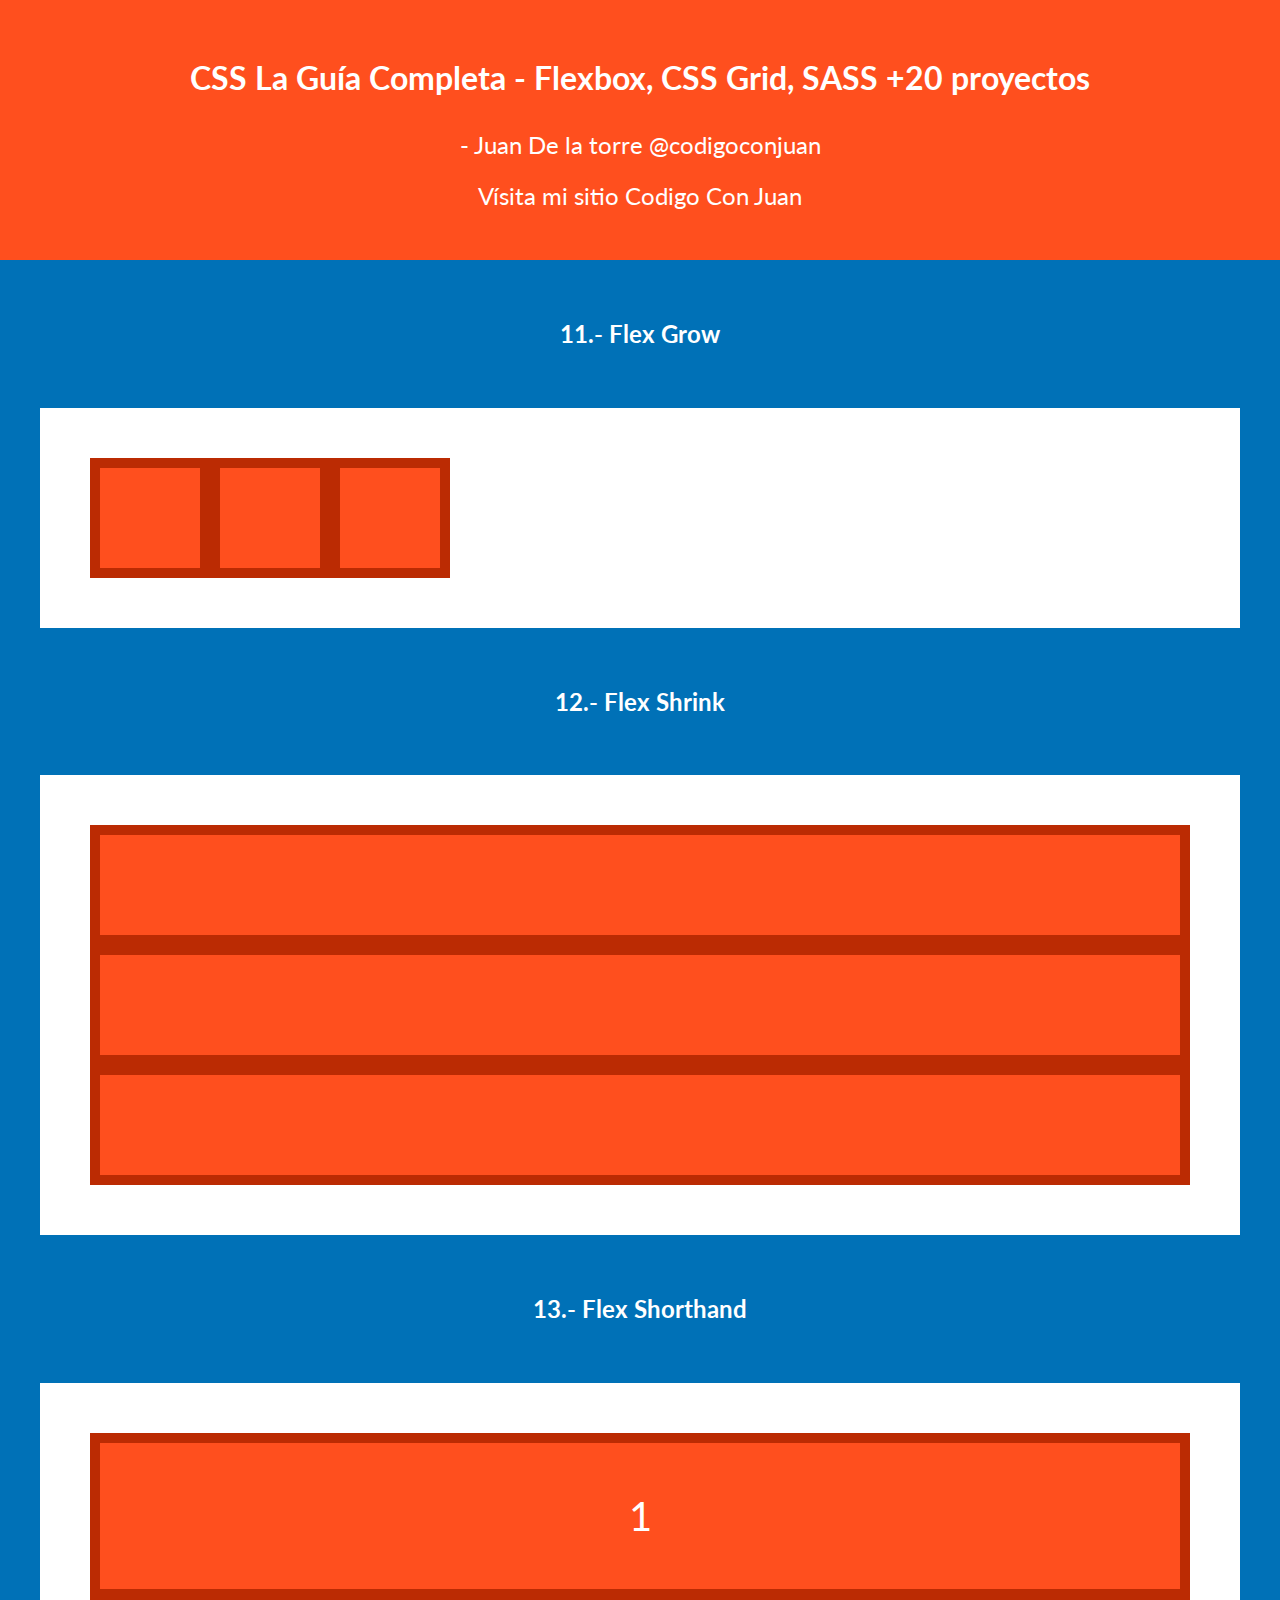
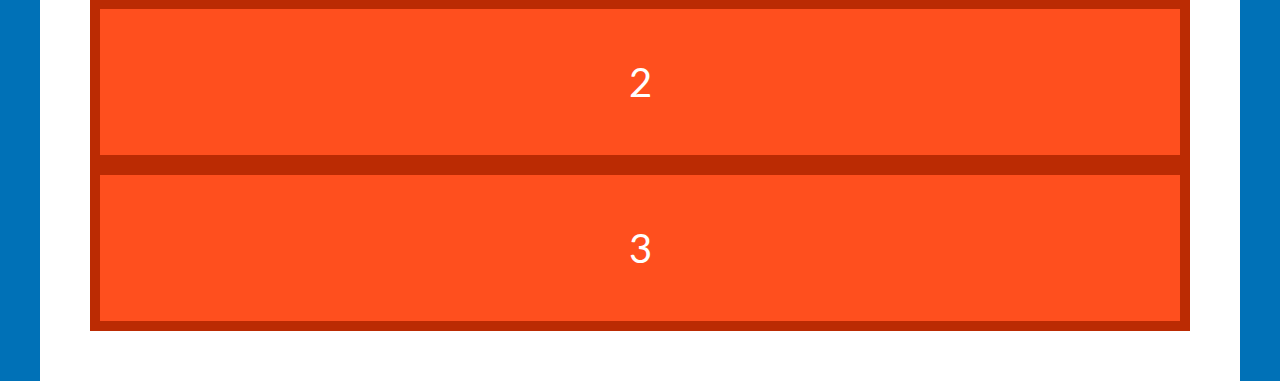
<file: 02-flexbox-basicos/index.html>
<!DOCTYPE html>
<html lang="en">
<head>
    <meta charset="UTF-8">
    <meta http-equiv="X-UA-Compatible" content="IE=edge">
    <meta name="viewport" content="width=device-width, initial-scale=1.0">
    <title>Flexbox - Básicos</title>
    <link rel="preconnect" href="https://fonts.googleapis.com">
    <link rel="preconnect" href="https://fonts.gstatic.com" crossorigin>
    <link href="https://fonts.googleapis.com/css2?family=Lato:wght@900&display=swap" rel="stylesheet"> 
    <link rel="stylesheet" href="css/normalize.css">
    <link rel="stylesheet" href="css/style.css">
</head>
<body>

    <div class="caja-curso">
        <h1>CSS La Guía Completa - Flexbox, CSS Grid, SASS +20 proyectos</h1>
        <p>- Juan De la torre @codigoconjuan</p>
        <a target="blank" rel="nofollow noopener noreferrer"  href="https://codigoconjuan.com/">Vísita mi sitio Codigo Con Juan</a>
    </div>

    <div class="contenedor">

       <!-- <h2>1.- Display Flex</h2>

        <div class="d-flex">
            <div class="box">
                1
            </div>
            <div class="box">
                2
            </div>
            <div class="box">
                3
            </div>
        </div>-->
 

        <!--<h2>2.- Flex Direction</h2>

        <div class="d-flex-2">
            <div class="box">
                1
            </div>
            <div class="box">
                2
            </div>
            <div class="box">
                3
            </div>
        </div>-->

        <!--<h2>3.- Justify Content (Dirección Row)</h2>

        <div class="d-flex-3">
            <div class="box">
                1
            </div>
            <div class="box">
                2
            </div>
            <div class="box">
                3
            </div>
        </div>-->

<!--        <h2>4.- Justify Content (Dirección Column)</h2>-->

<!--        <div class="d-flex-4">-->
<!--            <div class="box">-->
<!--                1-->
<!--            </div>-->
<!--            <div class="box">-->
<!--                2-->
<!--            </div>-->
<!--            <div class="box">-->
<!--                3-->
<!--            </div>-->
<!--        </div>-->

        <!--<h2>5.- Align Items (Dirección Row)</h2>

        <div class="d-flex-5">
            <div class="box">
                1
            </div>
            <div class="box">
                2
            </div>
            <div class="box">
                3
            </div>
        </div>-->

        <!--<h2>6.- Align Items (Dirección Columna)</h2>

        <div class="d-flex-6">
            <div class="box">
                1
            </div>
            <div class="box">
                2
            </div>
            <div class="box">
                3
            </div>
        </div>-->

        <!--<h2>7.- Align Items y JustifyContent</h2>

        <div class="d-flex-7">
            <div class="box">
                1
            </div>
            <div class="box">
                2
            </div>
            <div class="box">
                3
            </div>
        </div>-->

       <!-- <h2>8.- Flex Basis</h2>

        <div class="d-flex-8">
            <div class="box">
                1
            </div>
            <div class="box">
                2
            </div>
            <div class="box">
                Contenido
            </div>
        </div>-->

        <!--<h2>9.- Gap y Calc</h2>

        <div class="d-flex-9">
            <div class="box">
                1
            </div>
            <div class="box">
                2
            </div>
            <div class="box">
                3
            </div>
        </div>-->


        <!--<h2>10.- Flex Wrap</h2>

        <div class="d-flex-10">
            <div class="box">
                1 Contenido
            </div>
            <div class="box">
                2 Contenido
            </div>
            <div class="box">
                3 Contenido
            </div>
            <div class="box">
                4 Contenido
            </div>
            <div class="box">
                5 Contenido
            </div>
            <div class="box">
                6 Contenido
            </div>
        </div>-->


        <h2>11.- Flex Grow</h2>

        <div class="d-flex-11">
            <div class="box"></div>
            <div class="box"></div>
            <div class="box"></div>
        </div>



        <h2>12.- Flex Shrink</h2>

        <div class="d-flex-12">
            <div class="box"></div>
            <div class="box"></div>
            <div class="box"></div>
        </div>
        
        <h2>13.- Flex Shorthand</h2>

        <div class="d-flex-13">
            <div class="box">
                1
            </div>
            <div class="box">
                2
            </div>
            <div class="box">
                3
            </div>
        </div>

    </div>

</body>
</html>
</file>
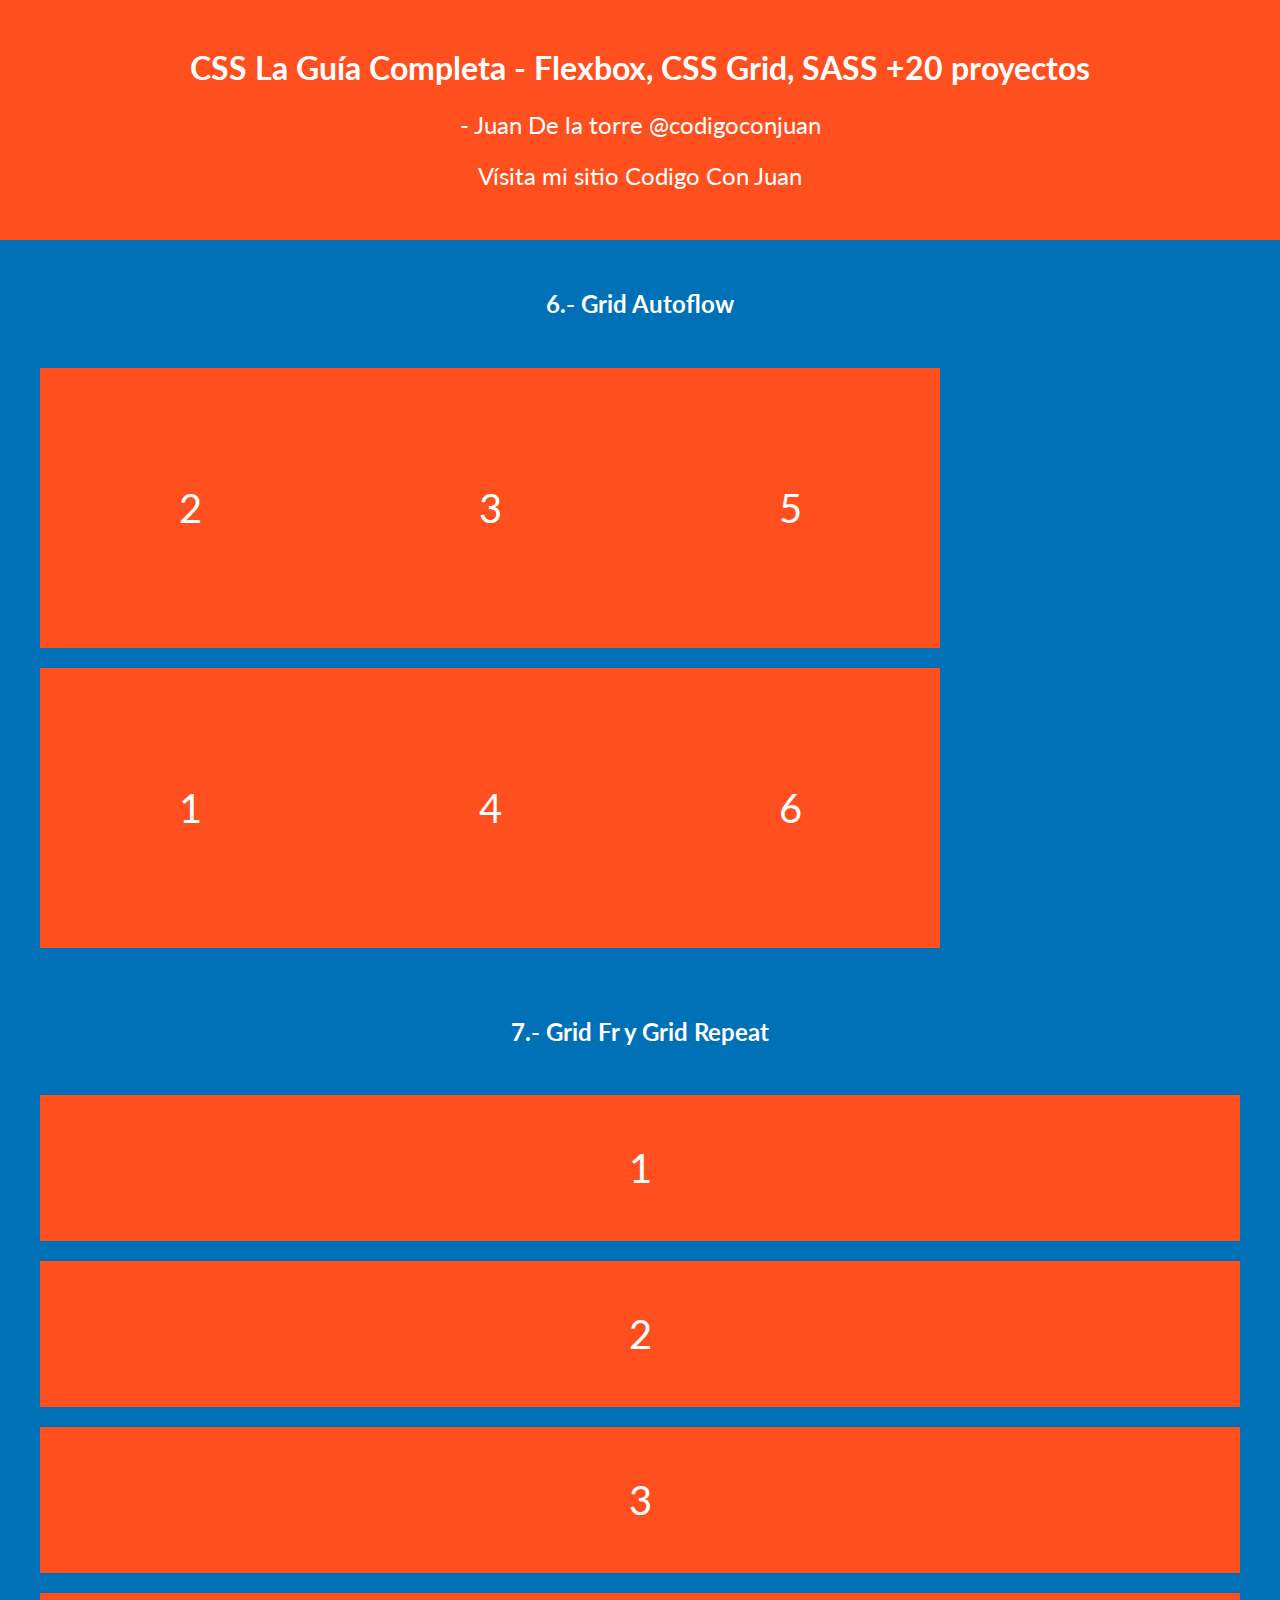
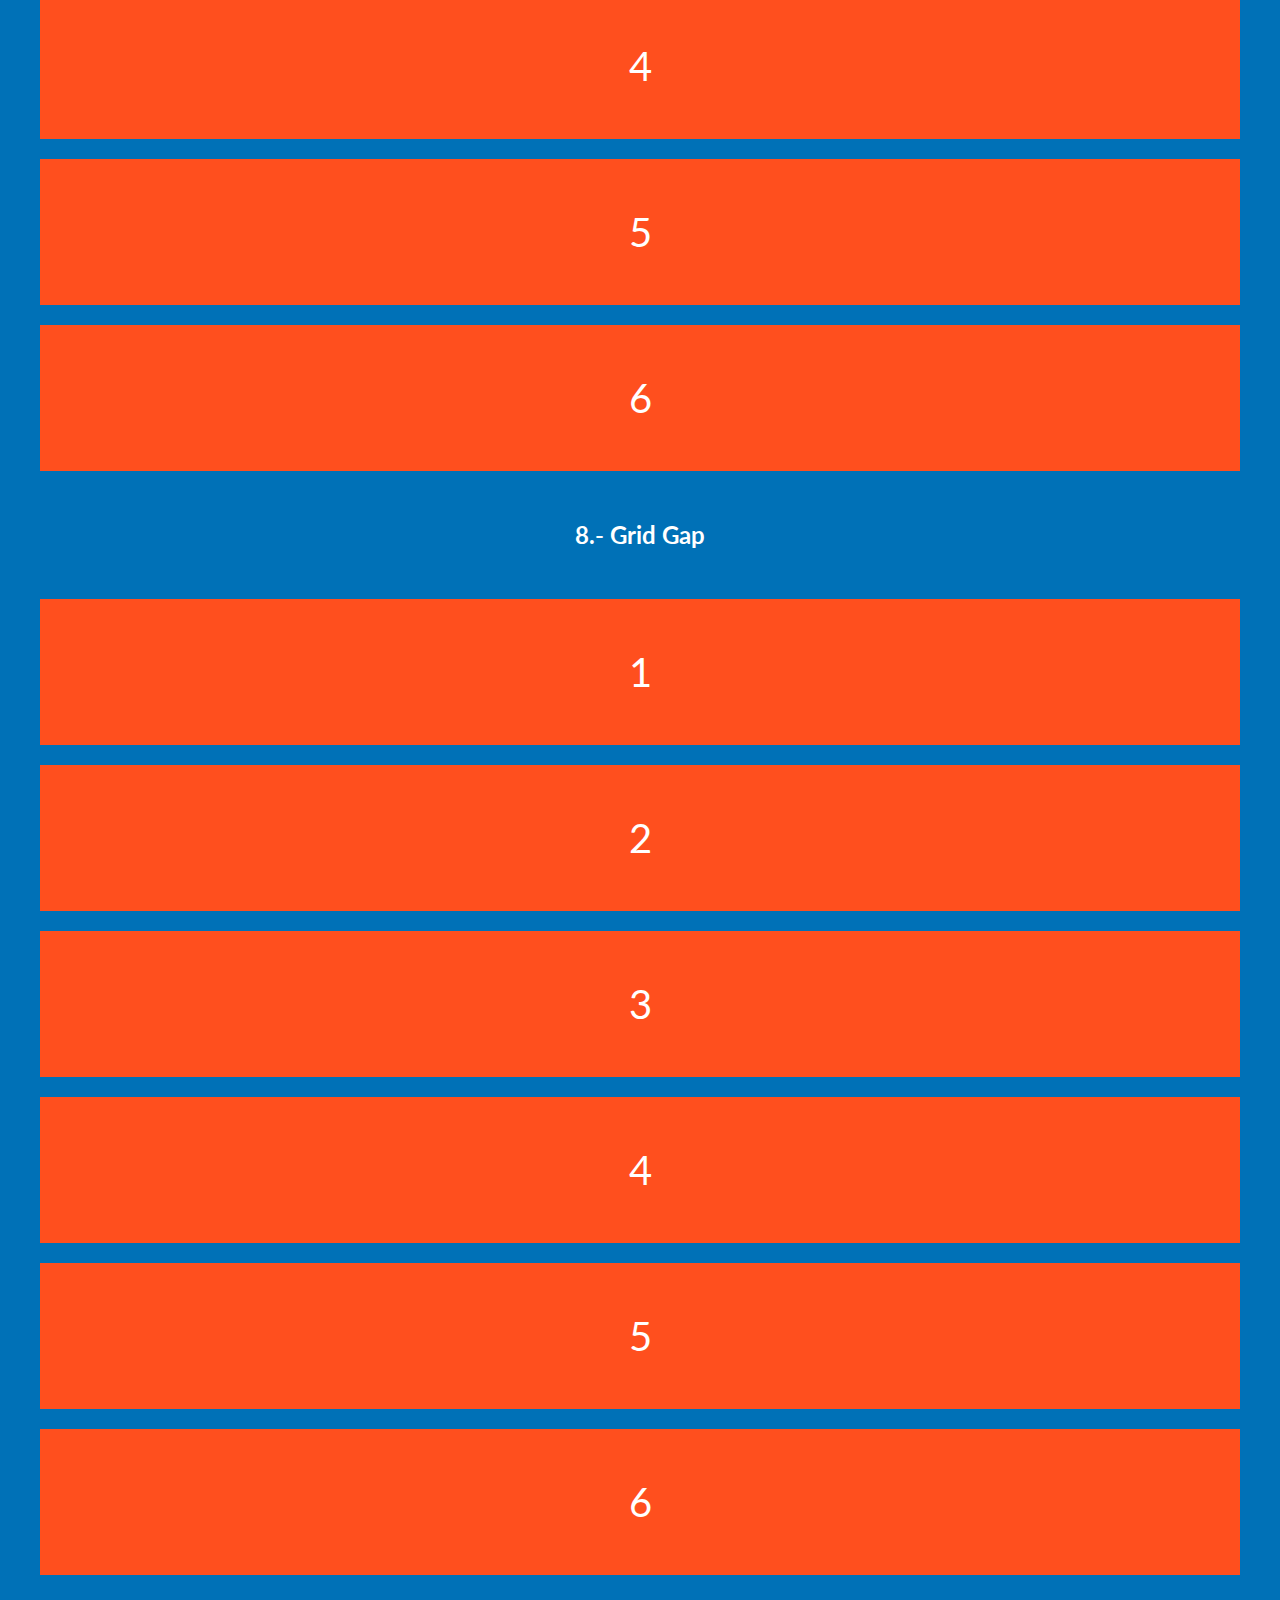
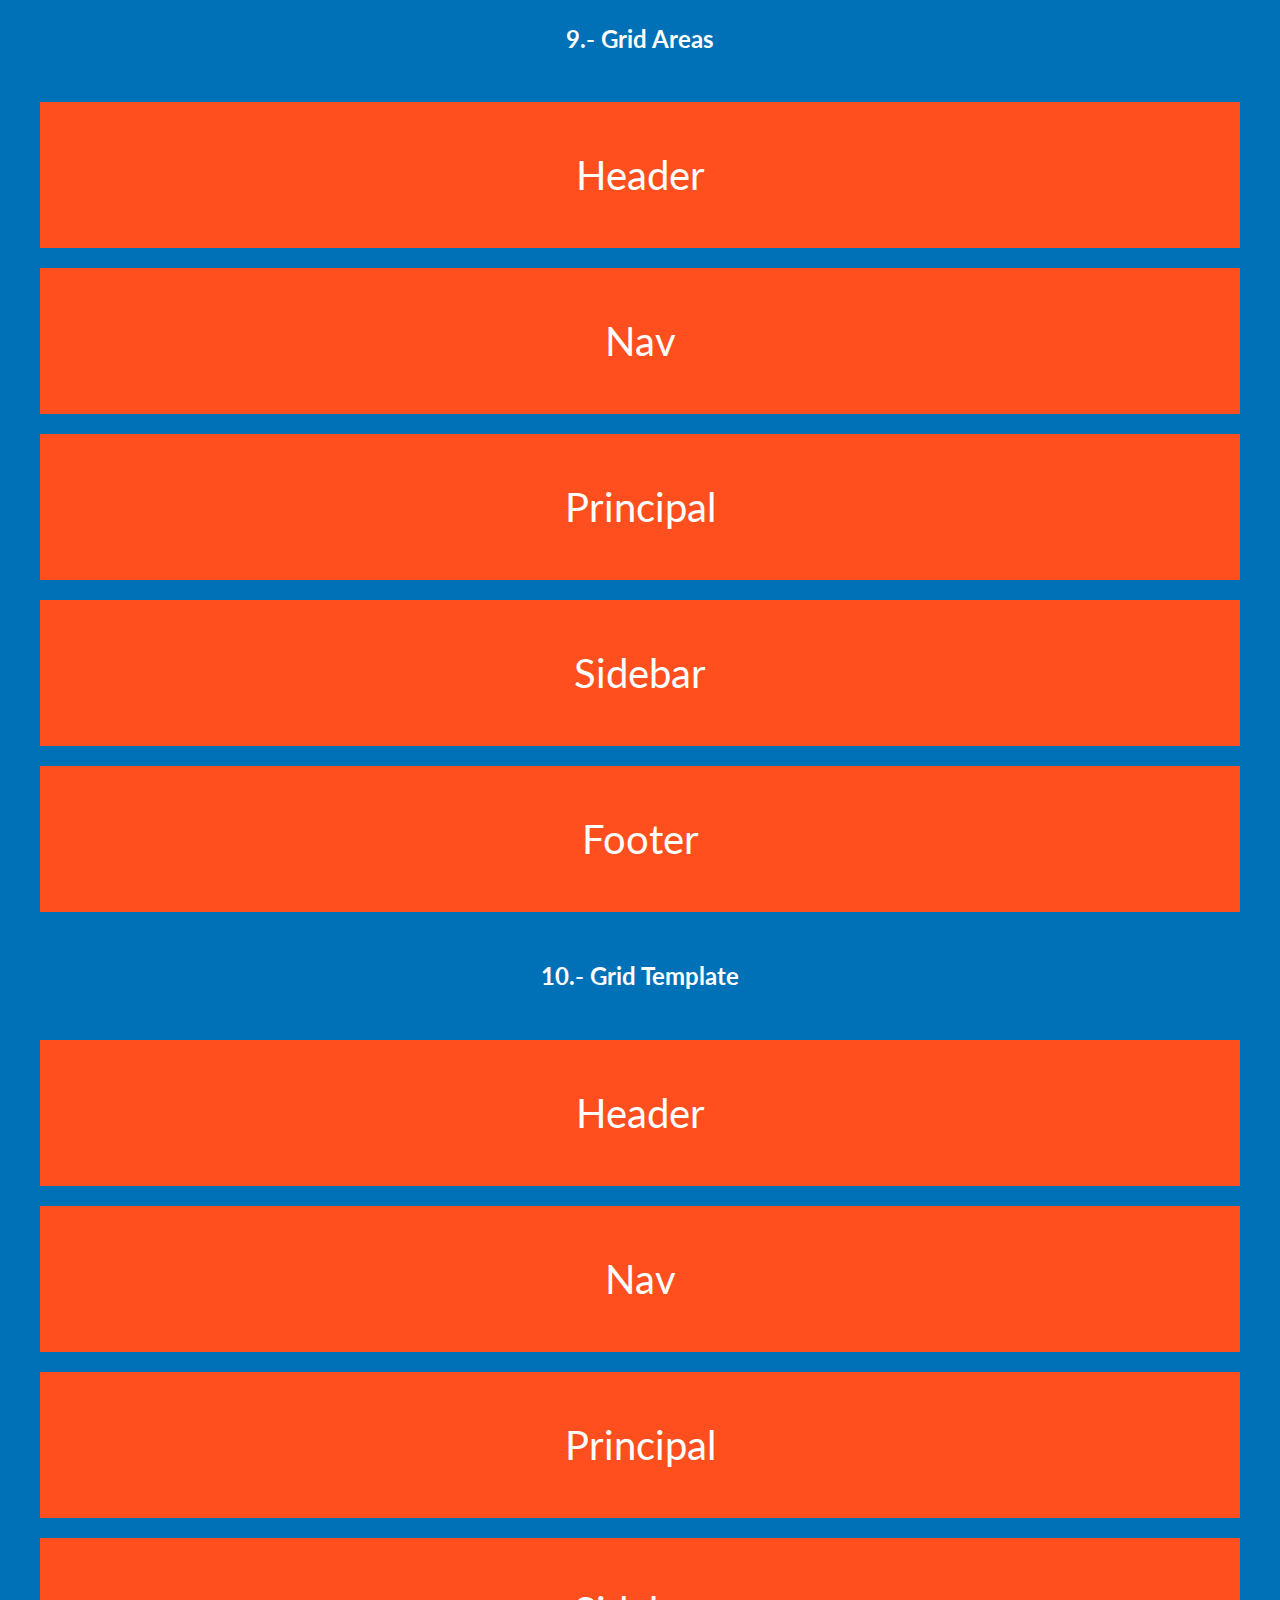
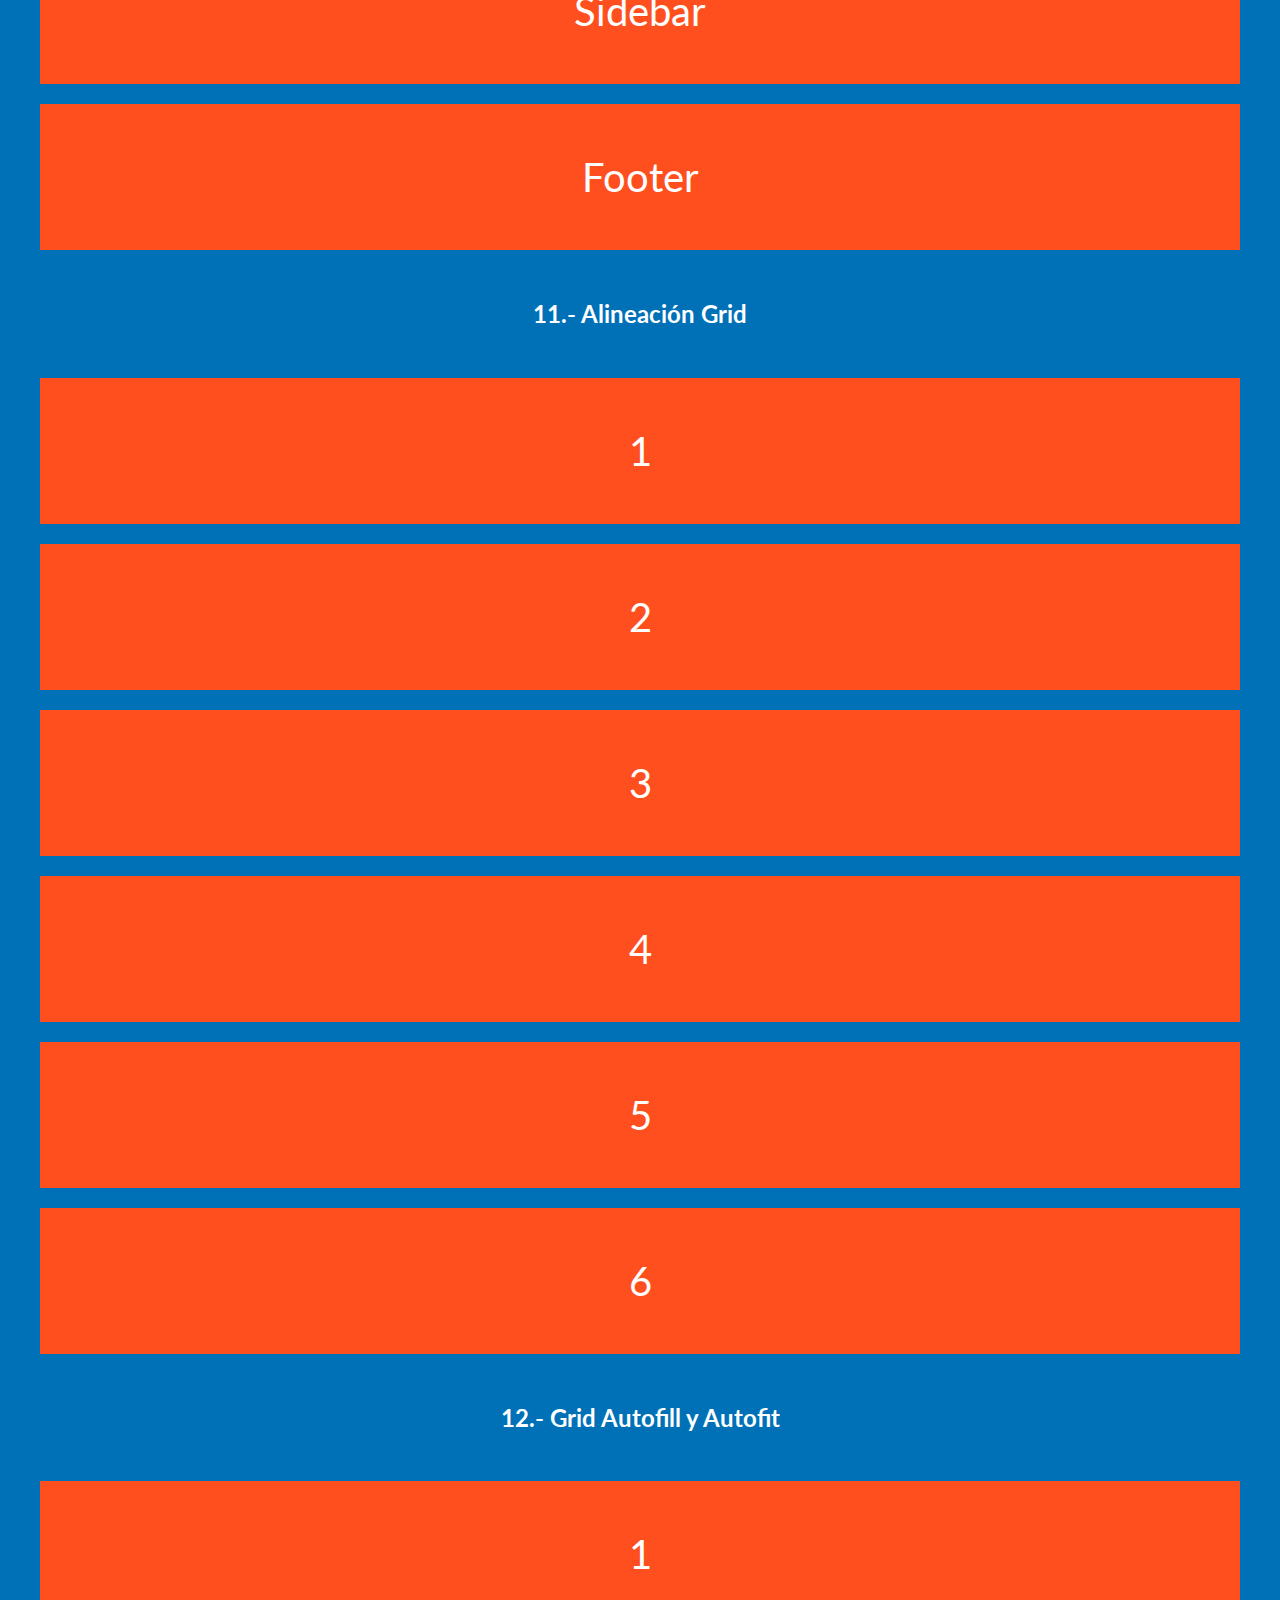
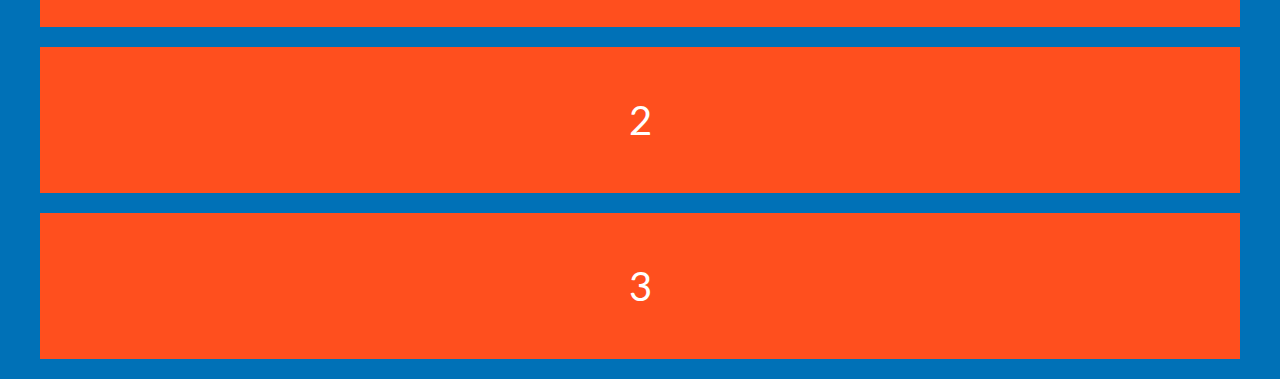
<file: 03-cssgrid-basicos/index.html>
<!DOCTYPE html>
<html lang="en">
<head>
    <meta charset="UTF-8">
    <meta http-equiv="X-UA-Compatible" content="IE=edge">
    <meta name="viewport" content="width=device-width, initial-scale=1.0">
    <title>CSS Grid - Básicos</title>
    <link rel="preconnect" href="https://fonts.googleapis.com">
    <link rel="preconnect" href="https://fonts.gstatic.com" crossorigin>
    <link href="https://fonts.googleapis.com/css2?family=Lato:wght@900&display=swap" rel="stylesheet"> 
    <link rel="stylesheet" href="css/normalize.css">
    <link rel="stylesheet" href="css/style.css">
</head>
<body>

    <div class="caja-curso">
        <h1>CSS La Guía Completa - Flexbox, CSS Grid, SASS +20 proyectos</h1>
        <p>- Juan De la torre @codigoconjuan</p>
        <a target="blank" rel="nofollow noopener noreferrer"  href="https://codigoconjuan.com/">Vísita mi sitio Codigo Con Juan</a>
    </div>


    <div class="contenedor">

        <!--<h2>1.- Display Grid</h2>

        <div class="grid-1">
            <div class="box">
                1
            </div>
            <div class="box">
                2
            </div>
            <div class="box">
                3
            </div>
        </div>-->

        <!--<h2>2.- Grid Template Columns</h2>

        <div class="grid-2">
            <div class="box">
                1
            </div>
            <div class="box">
                2
            </div>
            <div class="box">
                3
            </div>
            <div class="box">
                4
            </div>
        </div>-->

       <!-- <h2>3.- Grid Template Rows</h2>

        <div class="grid-3">
            <div class="box">
                1
            </div>
            <div class="box">
                2
            </div>
            <div class="box">
                3
            </div>
            <div class="box">
                4
            </div>
        </div>

        <h2>4.- Span</h2>

        <div class="grid-4">
            <div class="box">
                1
            </div>
            <div class="box">
                2
            </div>
            <div class="box">
                3
            </div>
            <div class="box">
                4
            </div>
            <div class="box">
                5
            </div>
            <div class="box">
                6
            </div>
        </div>


        <h2>5.- Grid Shorthand</h2>

        <div class="grid-5">
            <div class="box">
                1
            </div>
            <div class="box">
                2
            </div>
            <div class="box">
                3
            </div>
            <div class="box">
                4
            </div>
            <div class="box">
                5
            </div>
            <div class="box">
                6
            </div>
        </div>-->

        <h2>6.- Grid Autoflow</h2>

        <div class="grid-6">
            <div class="box">
                1
            </div>
            <div class="box">
                2
            </div>
            <div class="box">
                3
            </div>
            <div class="box">
                4
            </div>
            <div class="box">
                5
            </div>
            <div class="box">
                6
            </div>
        </div>

        <h2>7.- Grid Fr y Grid Repeat</h2>

        <div class="grid-7">
            <div class="box">
                1
            </div>
            <div class="box">
                2
            </div>
            <div class="box">
                3
            </div>
            <div class="box">
                4
            </div>
            <div class="box">
                5
            </div>
            <div class="box">
                6
            </div>
        </div>

        <h2>8.- Grid Gap</h2>

        <div class="grid-8">
            <div class="box">
                1
            </div>
            <div class="box">
                2
            </div>
            <div class="box">
                3
            </div>
            <div class="box">
                4
            </div>
            <div class="box">
                5
            </div>
            <div class="box">
                6
            </div>
        </div>

        <h2>9.- Grid Areas</h2>

        <div class="grid-9">
            <div class="box">
                Header
            </div>
            <div class="box">
                Nav
            </div>
            <div class="box">
                Principal
            </div>
            <div class="box">
                Sidebar
            </div>
            <div class="box">
                Footer
            </div>
        </div>


        <h2>10.- Grid Template</h2>

        <div class="grid-10">
            <div class="box">
                Header
            </div>
            <div class="box">
                Nav
            </div>
            <div class="box">
                Principal
            </div>
            <div class="box">
                Sidebar
            </div>
            <div class="box">
                Footer
            </div>
        </div>

    
        <h2>11.- Alineación Grid </h2>

        <div class="grid-11">
            <div class="box">
                1
            </div>
            <div class="box">
                2
            </div>
            <div class="box">
                3
            </div>
            <div class="box">
                4
            </div>
            <div class="box">
                5
            </div>
            <div class="box">
                6
            </div>
        </div>




        <h2>12.- Grid Autofill y Autofit</h2>

        <div class="grid-12">
            <div class="box">
                1
            </div>
            <div class="box">
                2
            </div>
            <div class="box">
                3
            </div>
        </div>
    </div>

</body>
</html>
</file>
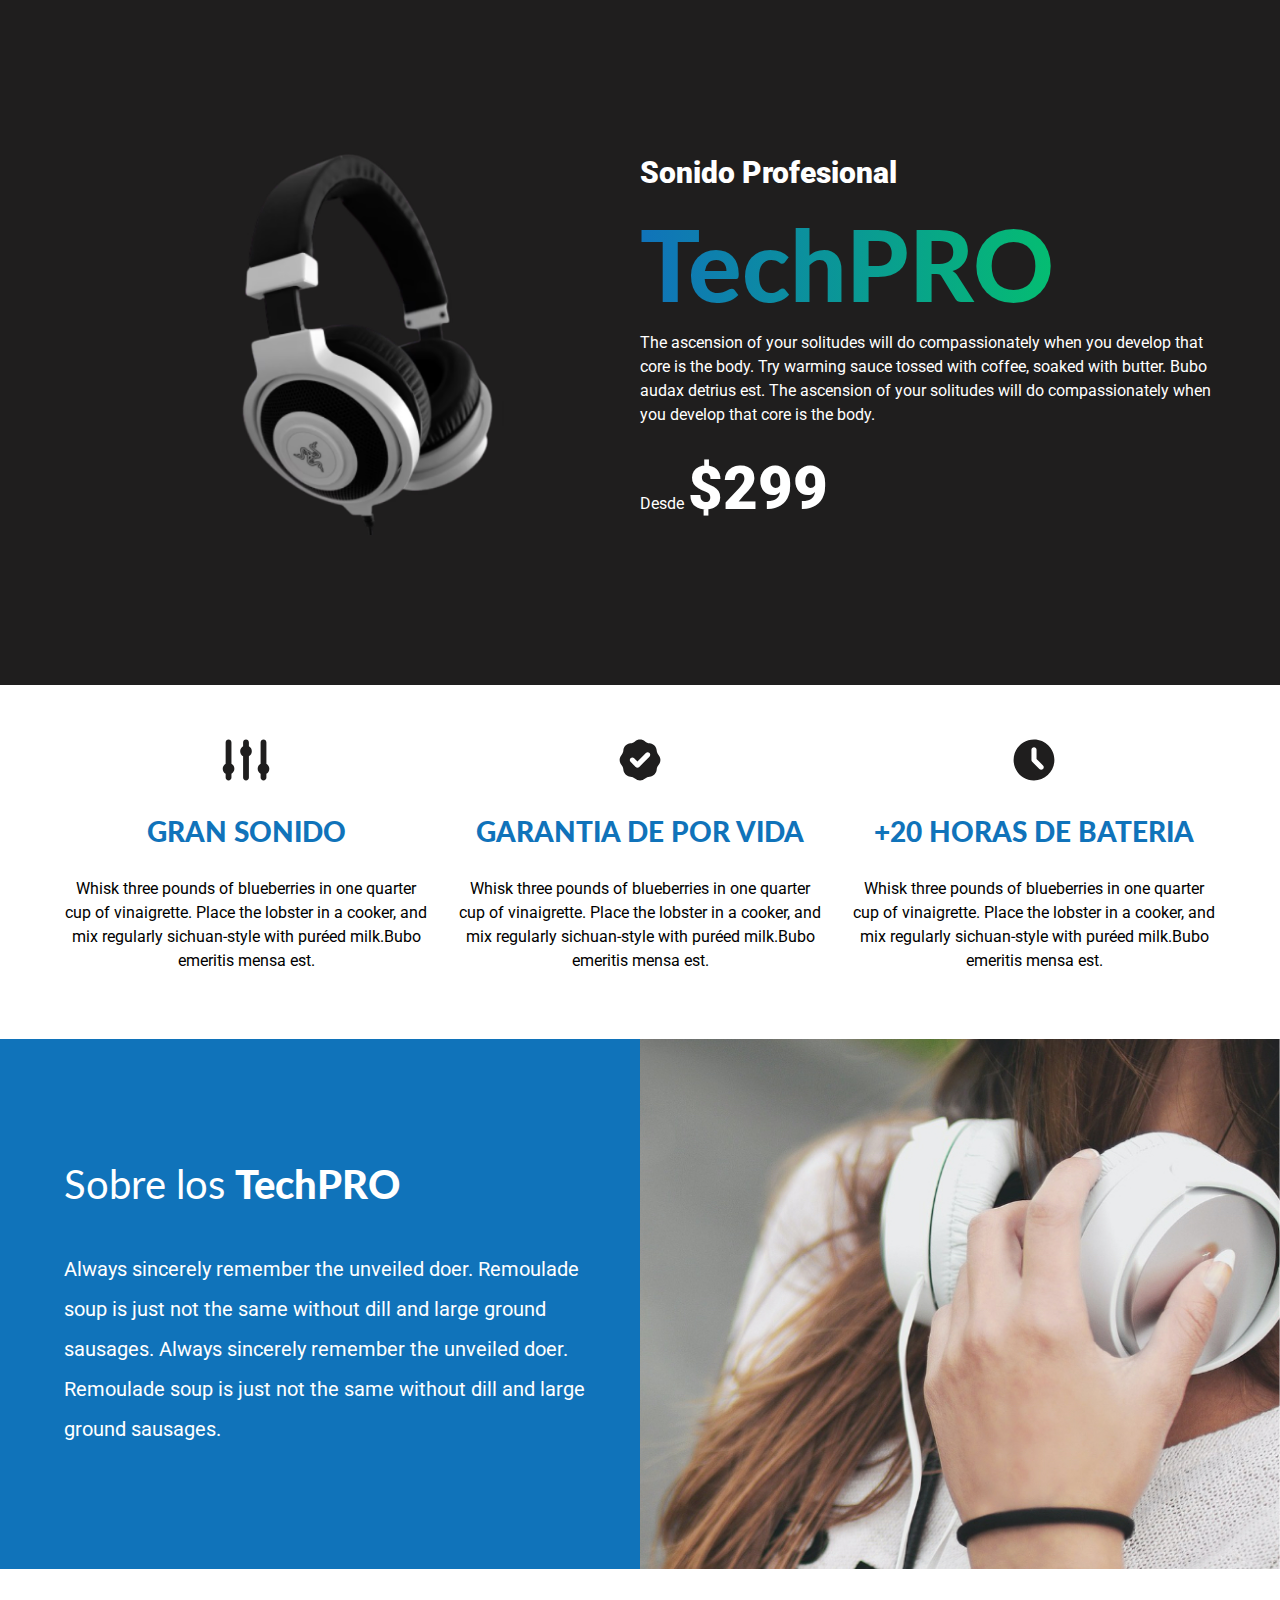
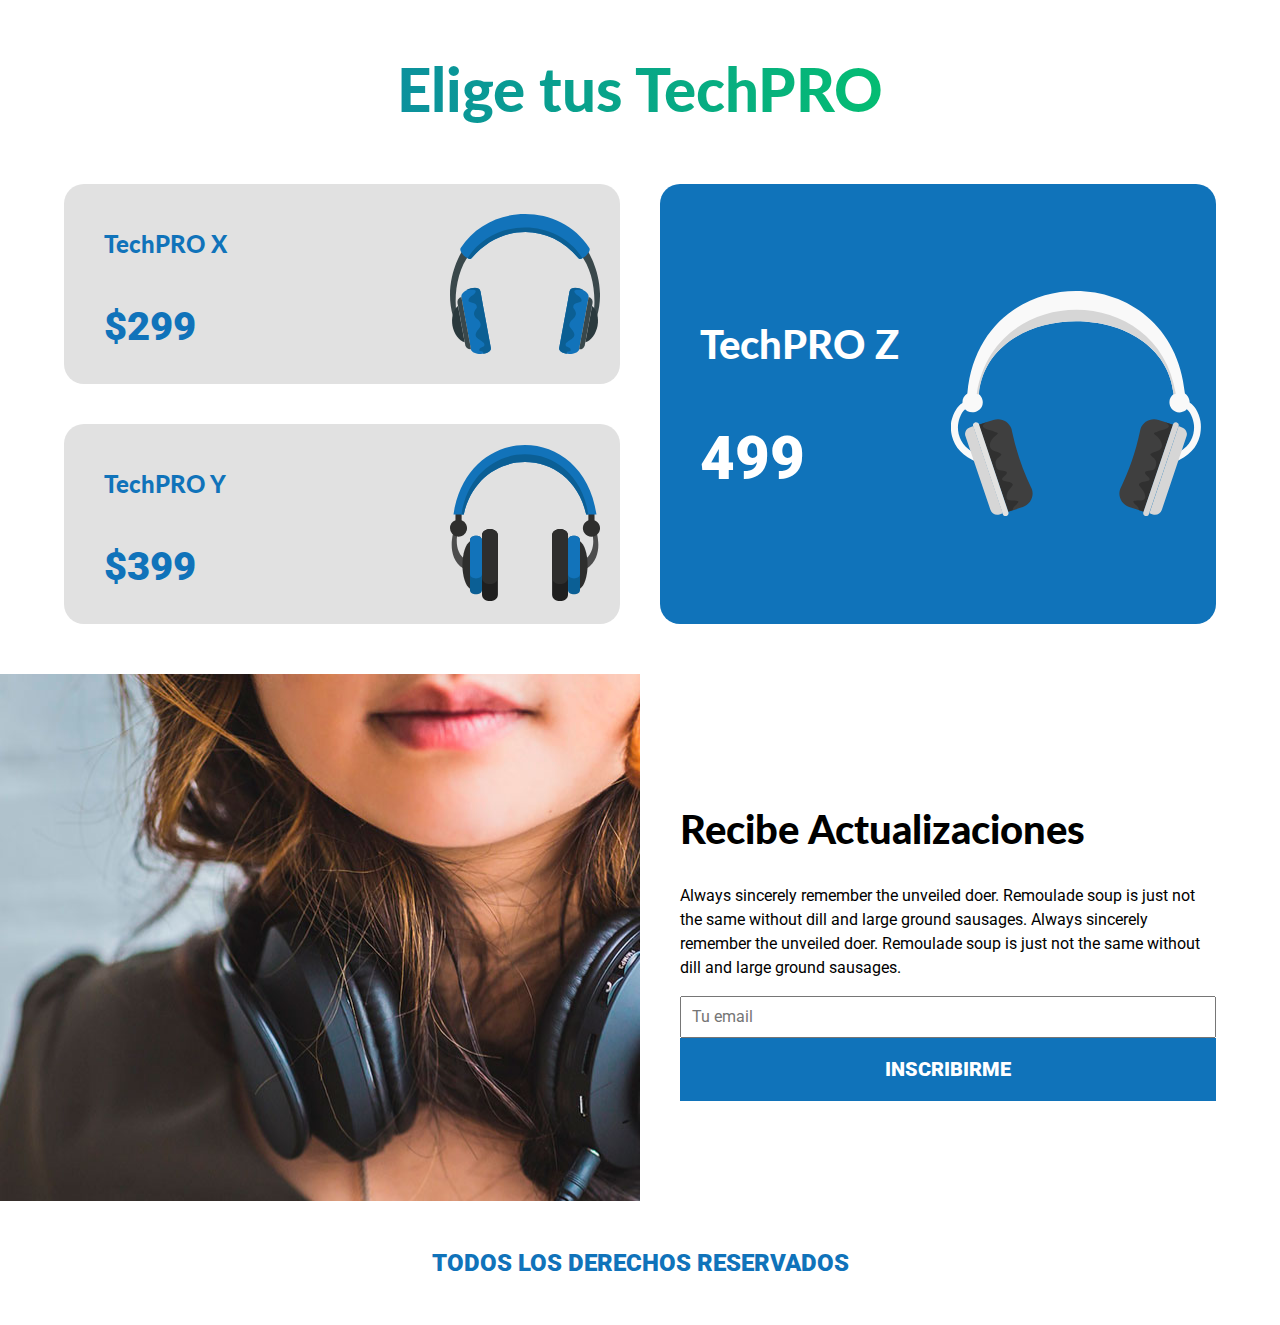
<file: 07-audifonos/index.html>
<!doctype html>
<html lang="es">
    <head>
        <meta charset="UTF-8">
        <meta name="viewport"
              content="width=device-width, user-scalable=no, initial-scale=1.0, maximum-scale=1.0, minimum-scale=1.0">
        <meta http-equiv="X-UA-Compatible" content="ie=edge">
        <title>TechPRO Audifonos</title>
        <link rel="preconnect" href="https://fonts.googleapis.com">
        <link rel="preconnect" href="https://fonts.gstatic.com" crossorigin>
        <link href="https://fonts.googleapis.com/css2?family=Lato:wght@400;900&family=Roboto:wght@400;700;900&display=swap"
              rel="stylesheet">
        <link rel="stylesheet" href="css/normalize.css">
        <link rel="stylesheet" href="css/styles.css">
    </head>
    <body>
        <header class="header">
            <div class="container container-header">
                <div class="img-header">
                    <picture>
                        <source sizes="1920w"
                                srcset="img/header.avif 1920w"
                                type="image/avif">
                        <source sizes="1920w"
                                srcset="img/header.webp 1920w"
                                type="image/webp">
                        <img loading="lazy" decoding="async" alt="Imagen" src="img/header.png" width="1000"
                             height="600">
                    </picture>
                </div>
                <div class="text-header">
                    <p class="tagline-product">Sonido Profesional</p>
                    <h1 class="product-name green-gradient">TechPRO</h1>
                    <p class="product-description">The ascension of your solitudes will do compassionately when you
                        develop that core is the body. Try warming sauce tossed with coffee, soaked with butter. Bubo
                        audax detrius est. The ascension of your solitudes will do compassionately when you
                        develop that core is the body.</p>
                    <p class="product-price">Desde <span>$299</span></p>
                </div>
            </div>
        </header>

        <section class="container">
            <div class="icons">
                <div class="icon">
                    <img src="img/icono-sonido.svg" alt="Imagen Icono"/>
                    <h3>Gran Sonido</h3>
                    <p>Whisk three pounds of blueberries in one quarter cup of vinaigrette. Place the lobster in a
                        cooker, and mix regularly sichuan-style with puréed milk.Bubo emeritis
                        mensa est.</p>
                </div>
                <div class="icon">
                    <img src="img/icono-garantia.svg" alt="Imagen Icono"/>
                    <h3>Garantia de por Vida</h3>
                    <p>Whisk three pounds of blueberries in one quarter cup of vinaigrette. Place the lobster in a
                        cooker, and mix regularly sichuan-style with puréed milk.Bubo emeritis
                        mensa est.</p>
                </div>
                <div class="icon">
                    <img src="img/icono-bateria.svg" alt="Imagen Icono"/>
                    <h3>+20 Horas de Bateria</h3>
                    <p>Whisk three pounds of blueberries in one quarter cup of vinaigrette. Place the lobster in a
                        cooker, and mix regularly sichuan-style with puréed milk.Bubo emeritis
                        mensa est.</p>
                </div>
            </div>
        </section>

        <section class="about-tech">
            <div class="container about-tech-grid">
                <div class="about-tech-text">
                    <h2>Sobre los <span>TechPRO</span></h2>
                    <p>
                        Always sincerely remember the unveiled doer. Remoulade soup is just not the same without dill
                        and large ground sausages. Always sincerely remember the unveiled doer. Remoulade soup is just
                        not the same without dill and large ground sausages.
                    </p>
                </div>
            </div>
        </section>

        <main class="container models">
            <h2 class="text-center green-gradient models-title">Elige tus TechPRO</h2>
            <div class="model-list">
                <div class="model model-x">
                    <h3>TechPRO X</h3>
                    <p class="price">$299</p>
                </div>
                <div class="model model-y">
                    <h3>TechPRO Y</h3>
                    <p class="price">$399</p>
                </div>
                <div class="model model-z">
                    <h3>TechPRO Z</h3>
                    <p class="price">499</p>
                </div>
            </div>
        </main>

        <section class="newsletter">
            <div class="newsletter-content container">
                <div class="newsletter-text">
                    <h2 class="title">Recibe Actualizaciones</h2>
                    <p>
                        Always sincerely remember the unveiled doer. Remoulade soup is just not the same without dill
                        and large ground sausages. Always sincerely remember the unveiled doer. Remoulade soup is just
                        not the same without dill and large ground sausages.
                    </p>
                    <form class="form">
                        <div class="input">
                            <input type="email" name="email" placeholder="Tu email"/>
                        </div>
                        <input type="submit" value="Inscribirme"/>
                    </form>
                </div>
            </div>
        </section>

        <footer class="footer">
            <p>Todos los Derechos Reservados</p>
        </footer>
    </body>
</html>
</file>
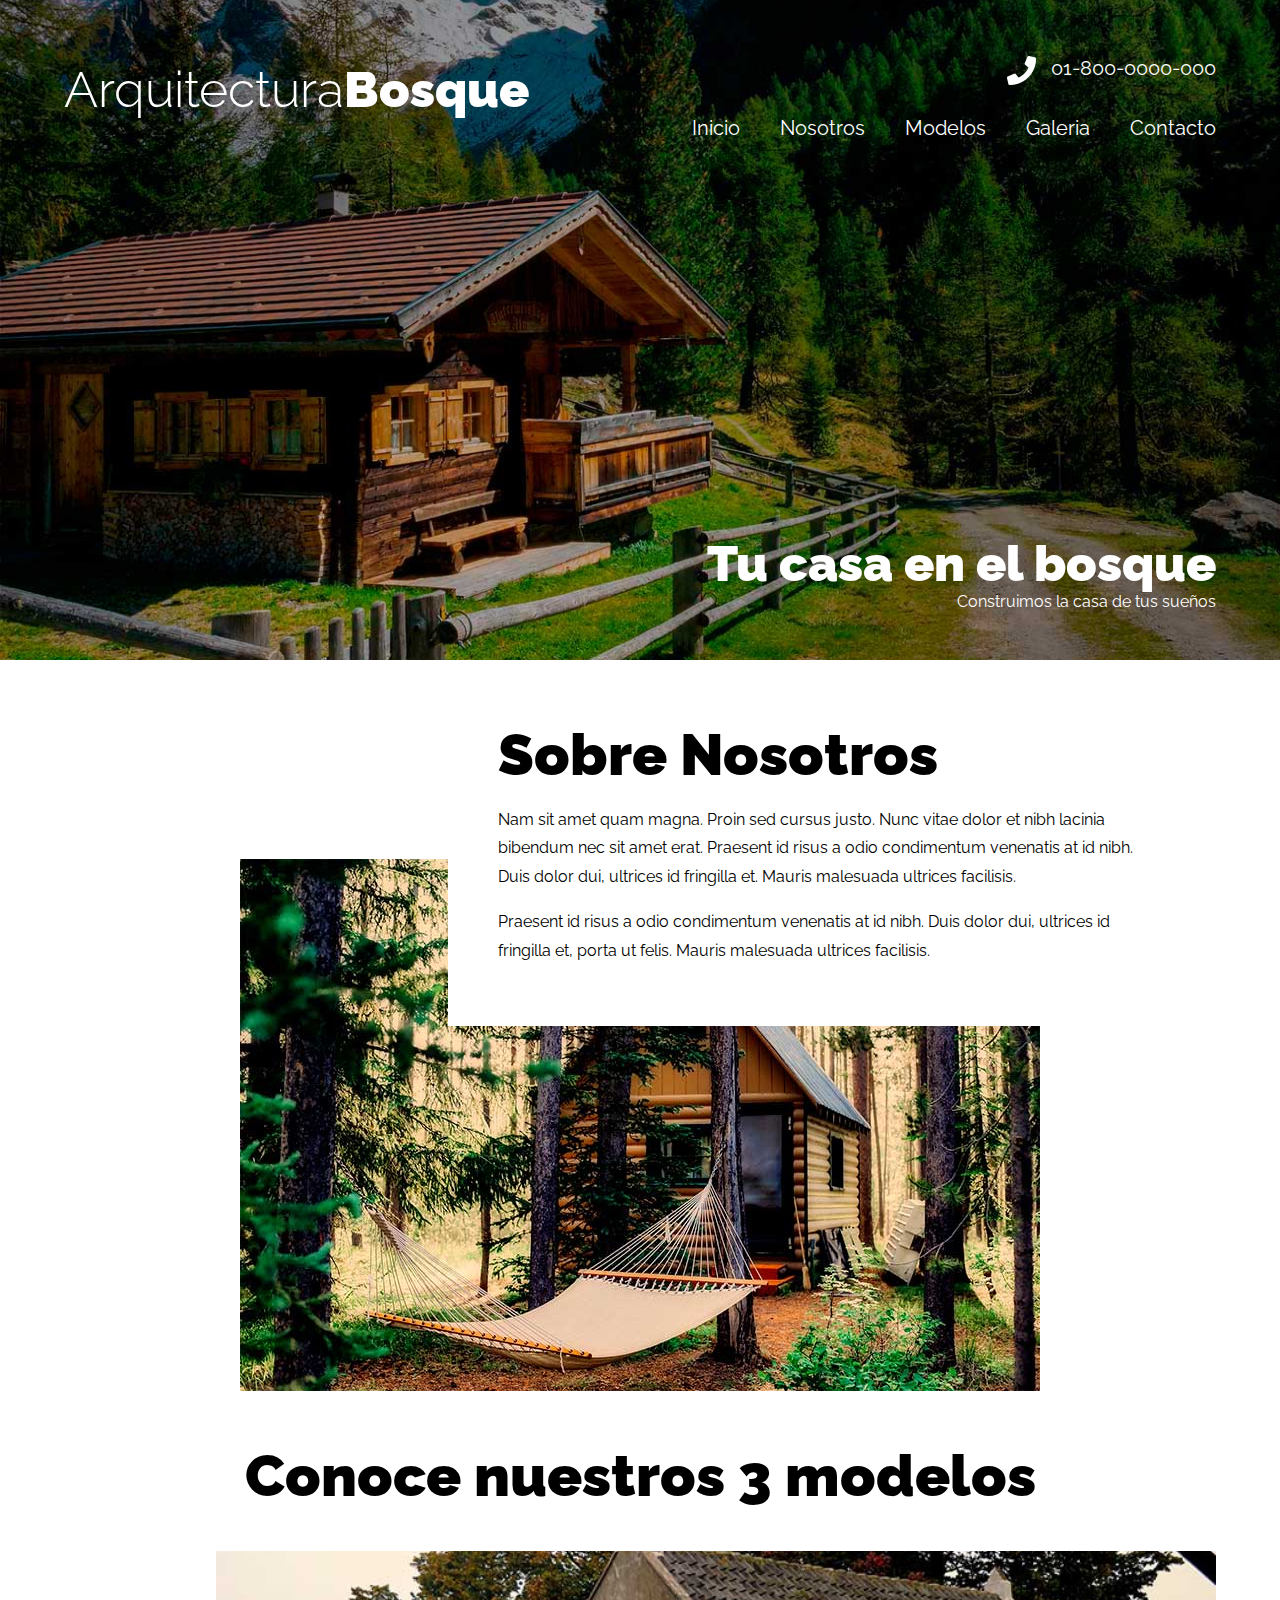
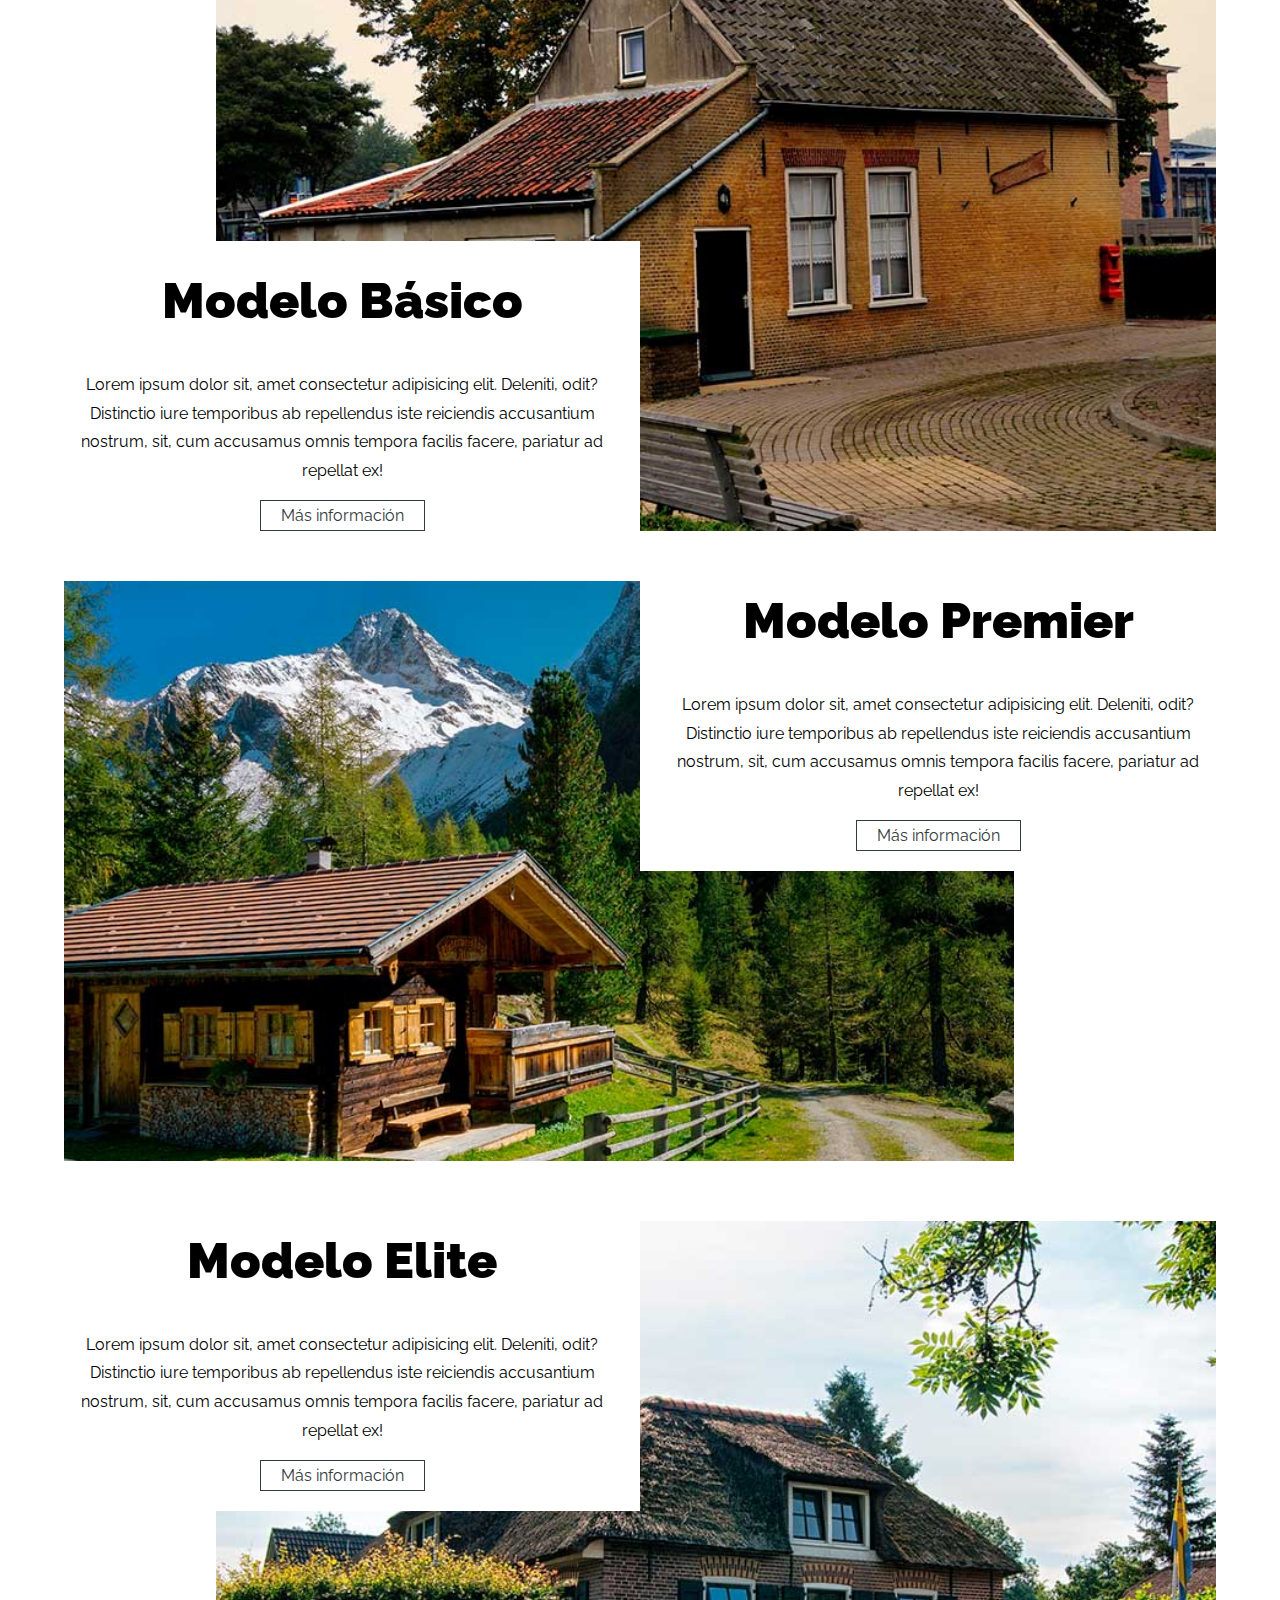
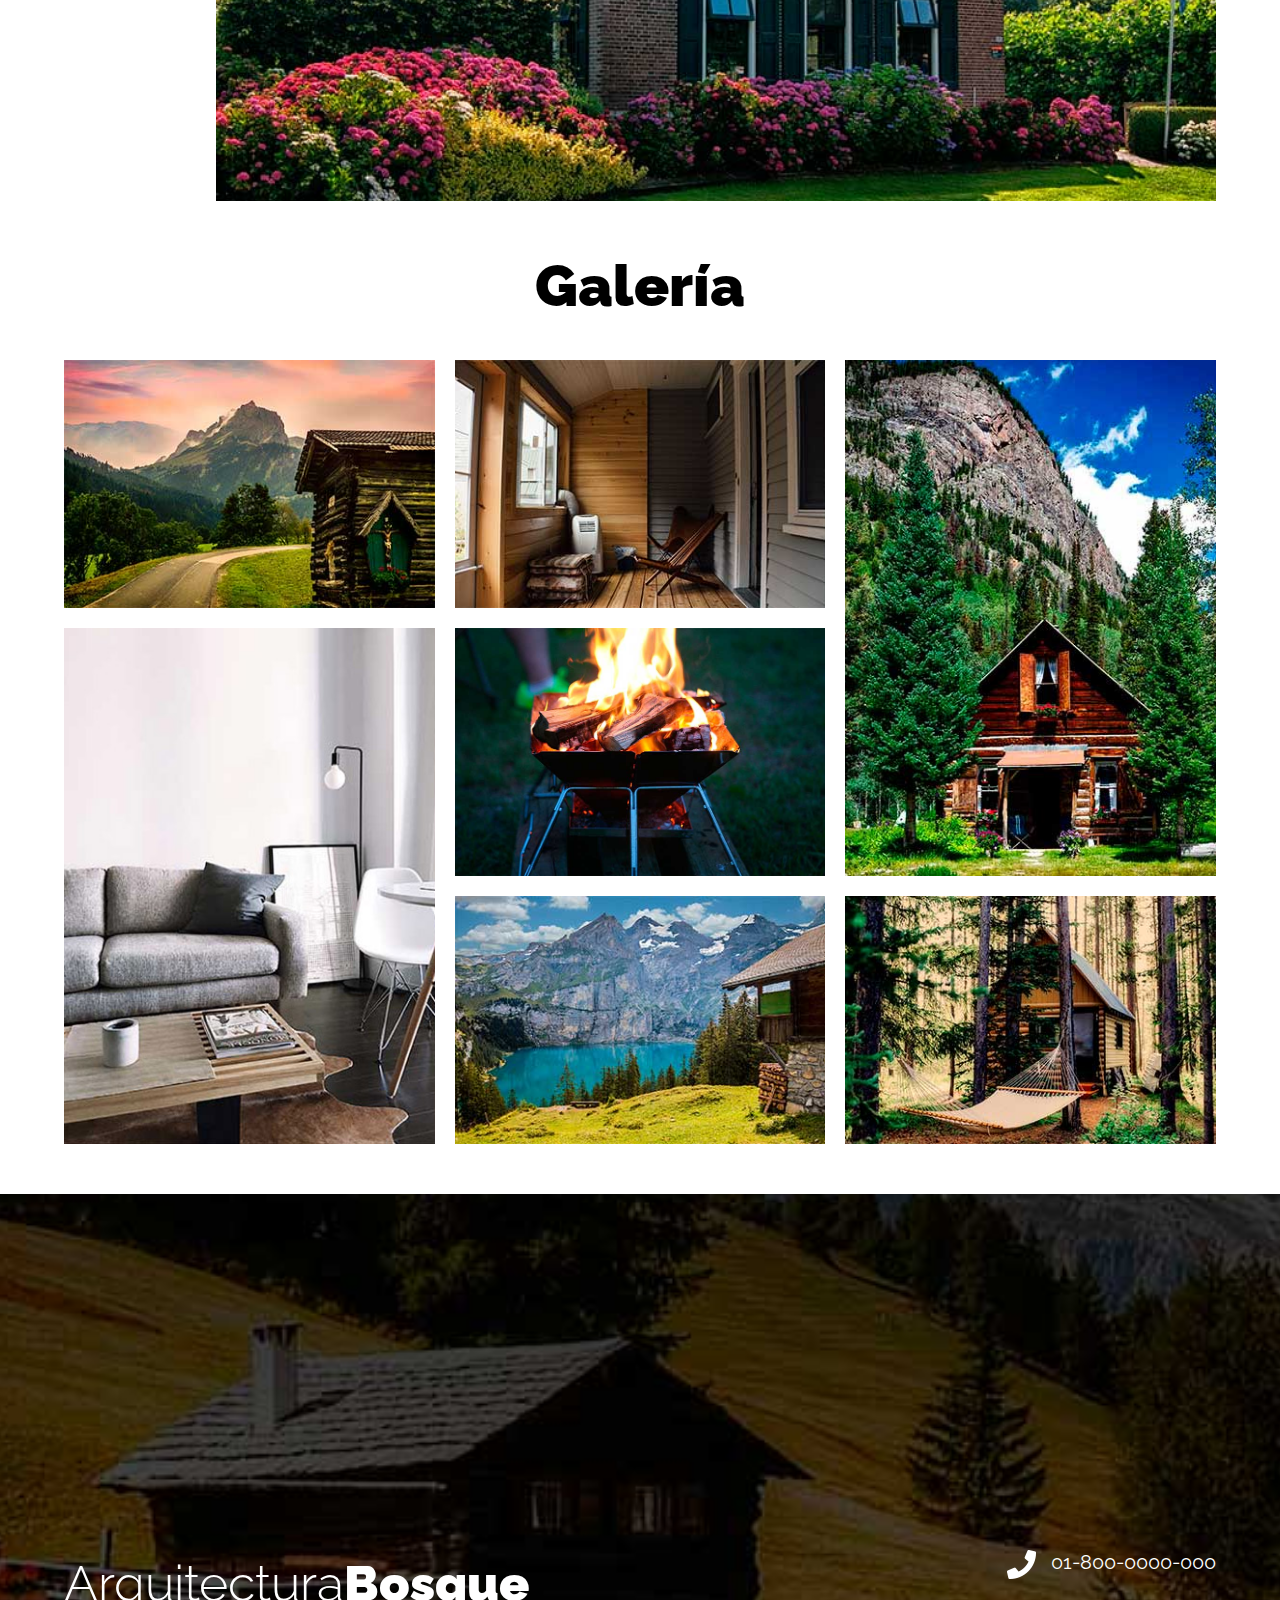
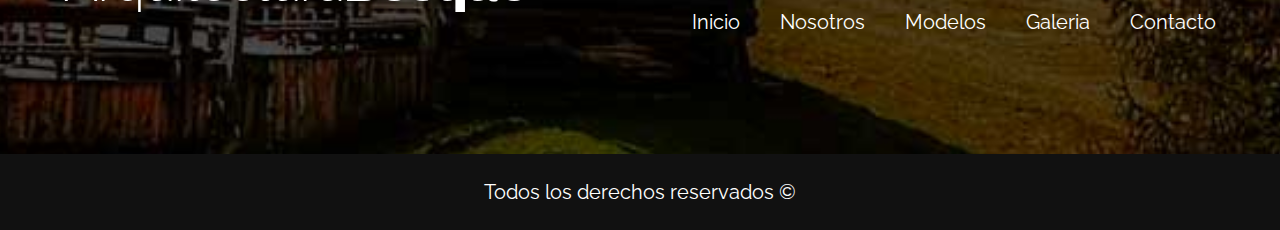
<file: 08-forest-architecture/index.html>
<!doctype html>
<html lang="es">
    <head>
        <meta charset="UTF-8">
        <meta name="viewport"
              content="width=device-width, user-scalable=no, initial-scale=1.0, maximum-scale=1.0, minimum-scale=1.0">
        <meta http-equiv="X-UA-Compatible" content="ie=edge">
        <title>Arquitectura Bosque</title>
        <link rel="preconnect" href="https://fonts.googleapis.com">
        <link rel="preconnect" href="https://fonts.gstatic.com" crossorigin>
        <link href="https://fonts.googleapis.com/css2?family=Raleway:wght@100..900&display=swap" rel="stylesheet">
        <link rel="stylesheet" href="./css/normalize.css">
        <link rel="stylesheet" href="./css/styles.css">
    </head>
    <body>
        <header class="header">
            <div class="container header-container">
                <div class="header-top">
                    <div class="logo">
                        <h1 class="site-name">Arquitectura<span>Bosque</span></h1>
                    </div>
                    <div class="contact">
                        <a class="number-phone" href="tel:01-800-0000-000">01-800-0000-000</a>
                        <nav class="navbar">
                            <a class="link" href="#">Inicio</a>
                            <a class="link" href="#">Nosotros</a>
                            <a class="link" href="#">Modelos</a>
                            <a class="link" href="#">Galeria</a>
                            <a class="link" href="#">Contacto</a>
                        </nav>
                    </div>
                </div>
                <div class="header-slogan">
                    <h1>Tu casa en el bosque</h1>
                    <p>Construimos la casa de tus sueños</p>
                </div>
            </div>
        </header>

        <section class="container about">
            <div class="about-container">
                <h2>Sobre Nosotros</h2>
                <p>
                    Nam sit amet quam magna. Proin sed cursus justo. Nunc vitae dolor et nibh lacinia bibendum nec
                    sit
                    amet erat. Praesent id risus a odio condimentum venenatis at id nibh. Duis dolor dui, ultrices
                    id
                    fringilla et. Mauris malesuada ultrices facilisis.
                </p>
                <p>
                    Praesent id risus a odio condimentum venenatis at id nibh. Duis dolor dui, ultrices id fringilla
                    et,
                    porta ut felis. Mauris malesuada ultrices facilisis.
                </p>
            </div>
        </section>

        <main class="container models mt-5">
            <h2 class="text-center">Conoce nuestros 3 modelos</h2>
            <div class="model basic-model">
                <div class="model-content">
                    <h3>Modelo Básico</h3>
                    <p>Lorem ipsum dolor sit, amet consectetur adipisicing elit. Deleniti, odit? Distinctio iure
                        temporibus ab repellendus iste reiciendis accusantium nostrum, sit, cum accusamus omnis tempora
                        facilis facere, pariatur ad repellat ex!</p>
                    <a href="#" class="btn">Más información</a>
                </div>
            </div>
            <div class="model premier-model">
                <div class="model-content">
                    <h3>Modelo Premier</h3>
                    <p>Lorem ipsum dolor sit, amet consectetur adipisicing elit. Deleniti, odit? Distinctio iure
                        temporibus ab repellendus iste reiciendis accusantium nostrum, sit, cum accusamus omnis tempora
                        facilis facere, pariatur ad repellat ex!</p>
                    <a href="#" class="btn">Más información</a>
                </div>
            </div>
            <div class="model elite-model">
                <div class="model-content">
                    <h3>Modelo Elite</h3>
                    <p>Lorem ipsum dolor sit, amet consectetur adipisicing elit. Deleniti, odit? Distinctio iure
                        temporibus ab repellendus iste reiciendis accusantium nostrum, sit, cum accusamus omnis tempora
                        facilis facere, pariatur ad repellat ex!</p>
                    <a href="#" class="btn">Más información</a>
                </div>
            </div>
        </main>

        <section class="container gallery mt-5">
            <h2 class="text-center">Galería</h2>
            <div class="images-container">
                <div class="image">
                    <img src="./img/imagen_1.jpg" alt="Imagen Galeria"/>
                </div>
                <div class="image">
                    <img src="./img/imagen_2.jpg" alt="Imagen Galeria"/>
                </div>
                <div class="image">
                    <img src="./img/imagen_3.jpg" alt="Imagen Galeria"/>
                </div>
                <div class="image">
                    <img src="./img/imagen_4.jpg" alt="Imagen Galeria"/>
                </div>
                <div class="image">
                    <img src="./img/imagen_5.jpg" alt="Imagen Galeria"/>
                </div>
                <div class="image">
                    <img src="./img/imagen_6.jpg" alt="Imagen Galeria"/>
                </div>
                <div class="image">
                    <img src="./img/imagen_7.jpg" alt="Imagen Galeria"/>
                </div>
            </div>
        </section>

        <footer class="footer mt-5">
            <div class="container header-container">
                <div class="header-top">
                    <div class="logo">
                        <h1 class="site-name">Arquitectura<span>Bosque</span></h1>
                    </div>
                    <div class="contact">
                        <a class="number-phone" href="tel:01-800-0000-000">01-800-0000-000</a>
                        <nav class="navbar">
                            <a class="link" href="#">Inicio</a>
                            <a class="link" href="#">Nosotros</a>
                            <a class="link" href="#">Modelos</a>
                            <a class="link" href="#">Galeria</a>
                            <a class="link" href="#">Contacto</a>
                        </nav>
                    </div>
                </div>
            </div>
            <div class="copy">
                <p>Todos los derechos reservados ©</p>
            </div>
        </footer>
    </body>
</html>
</file>
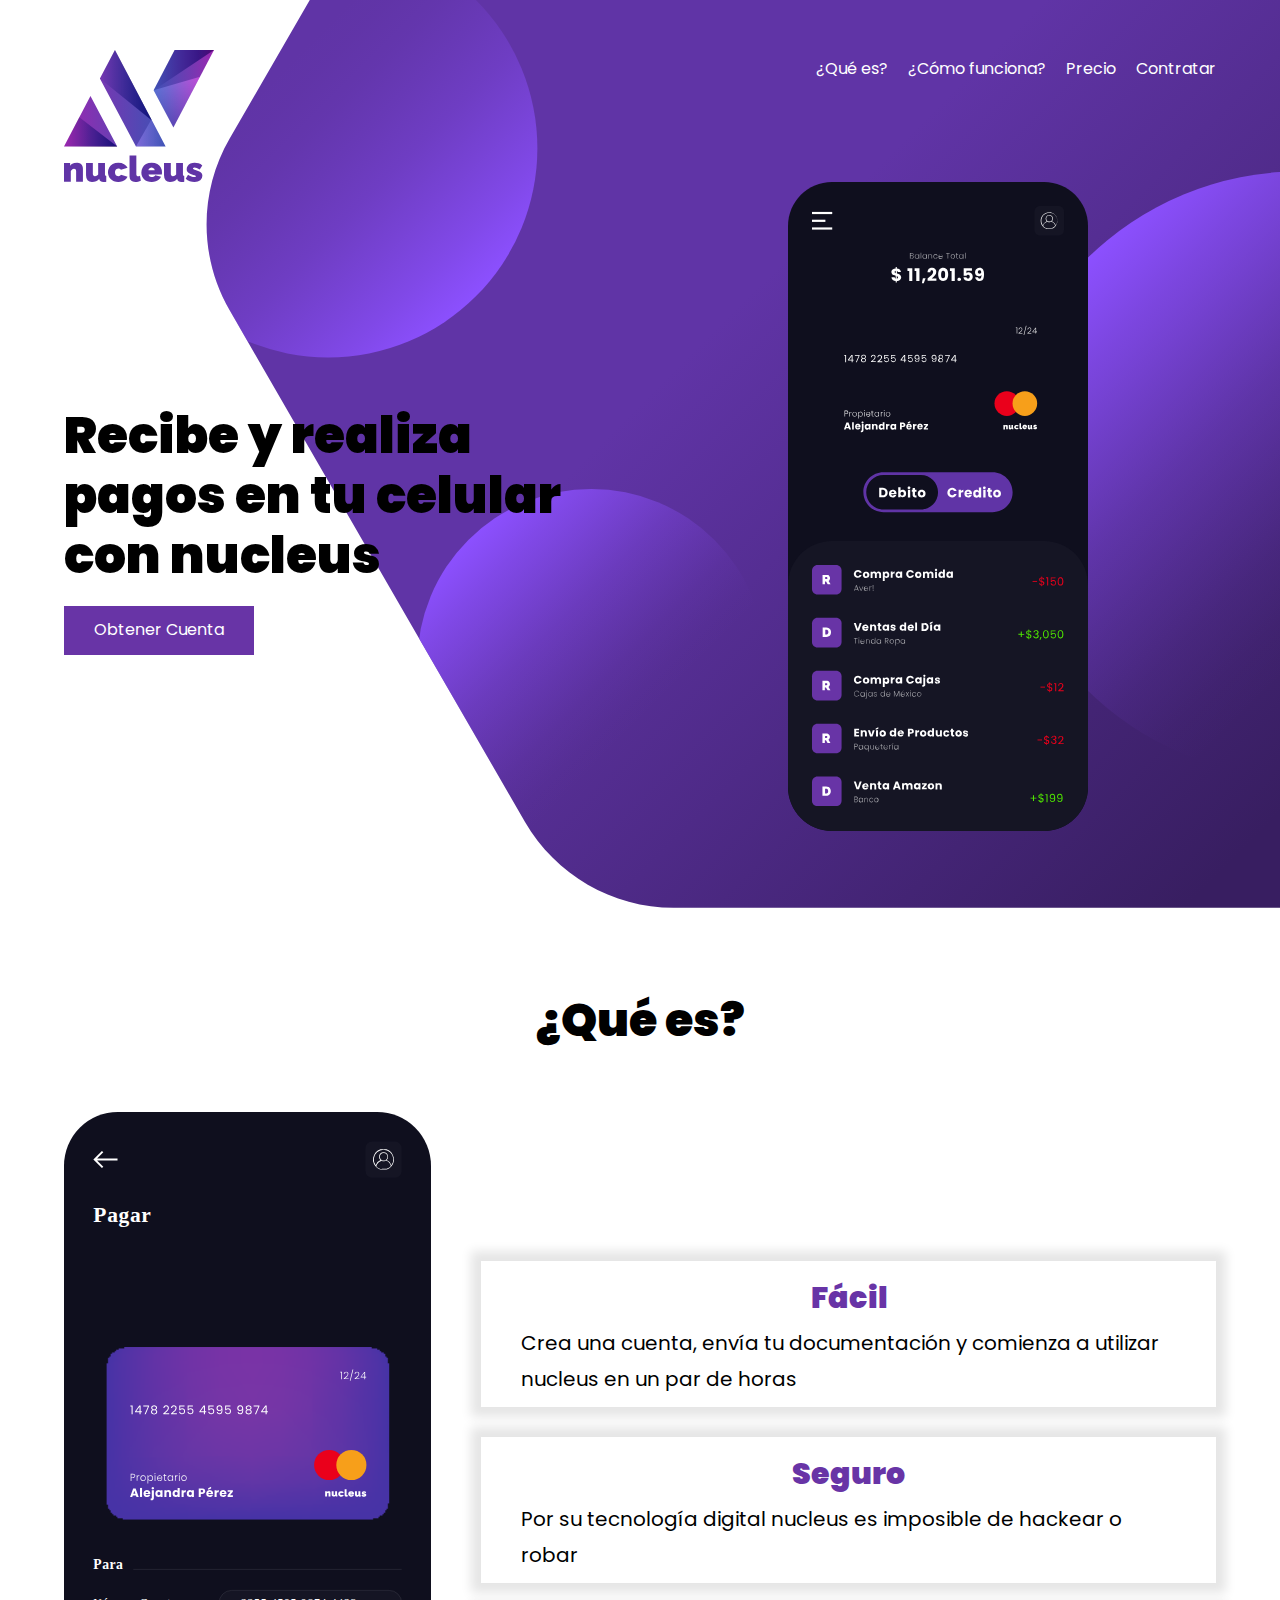
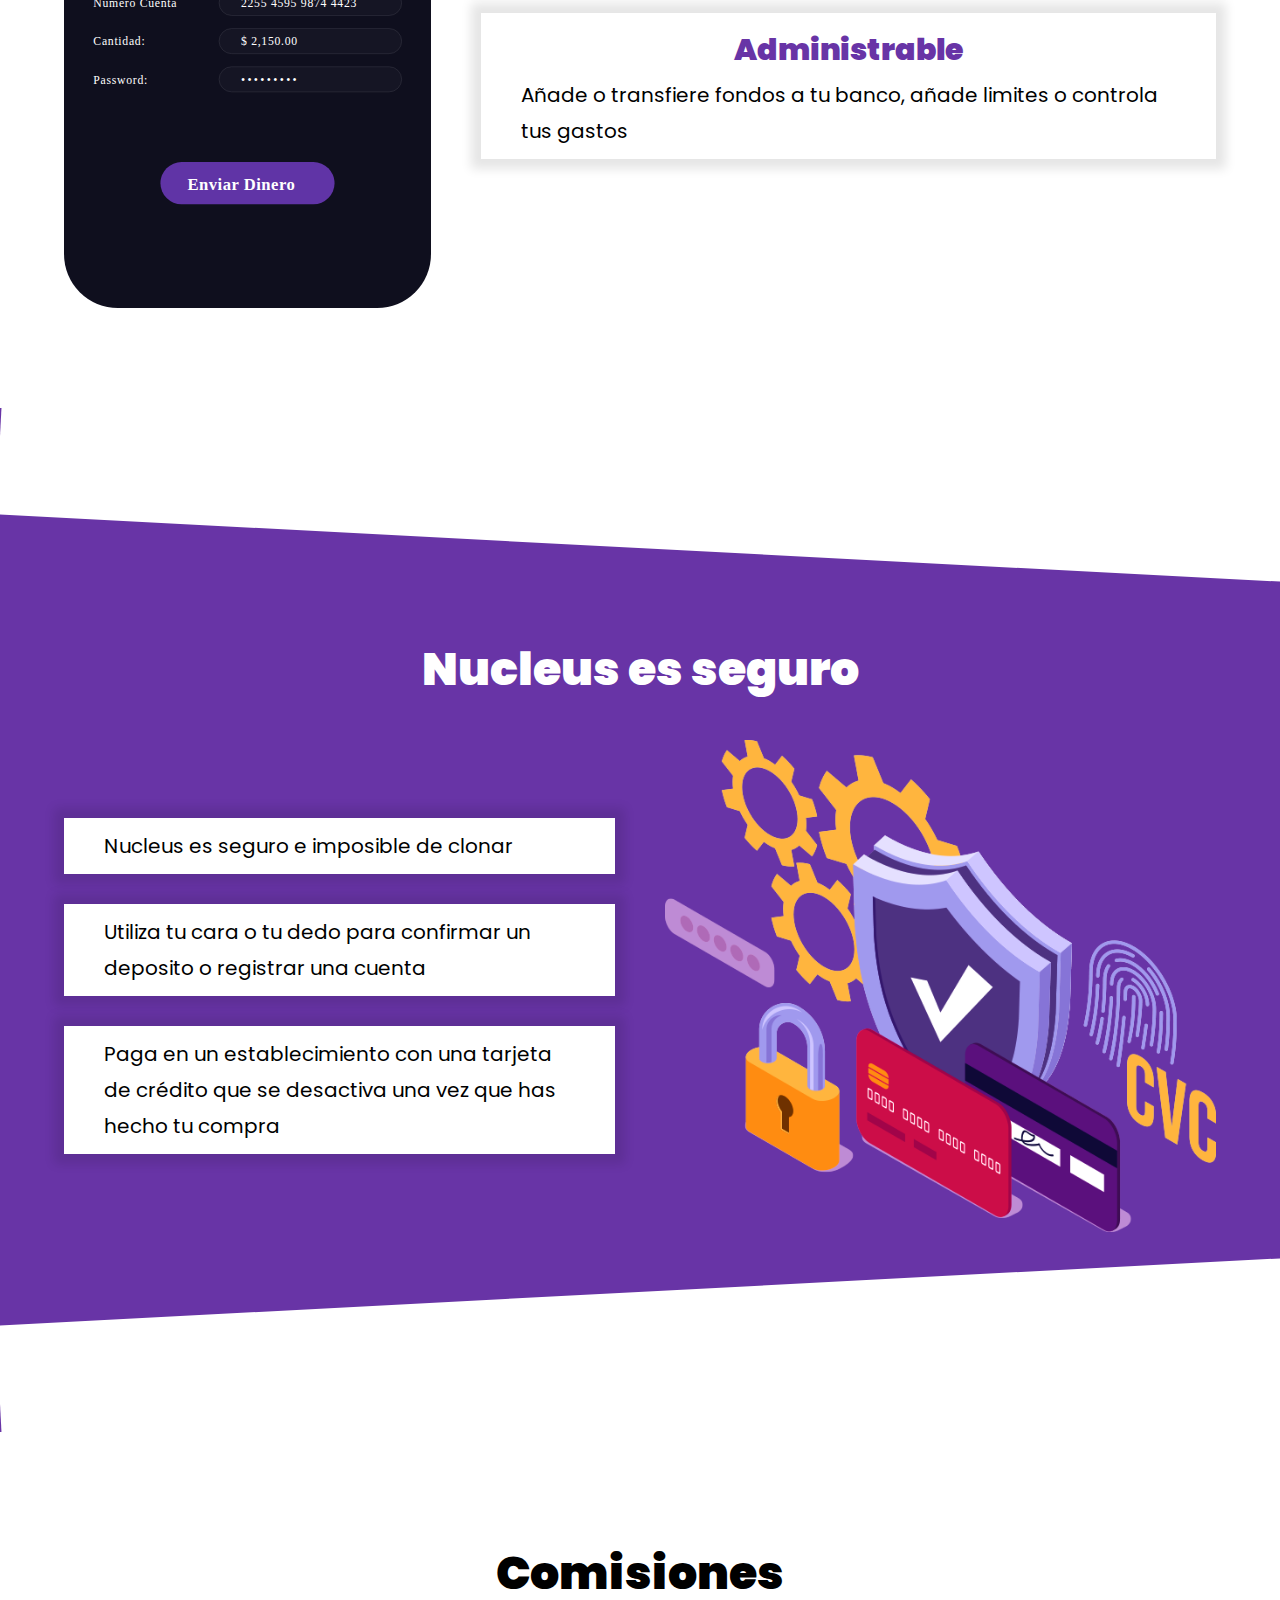
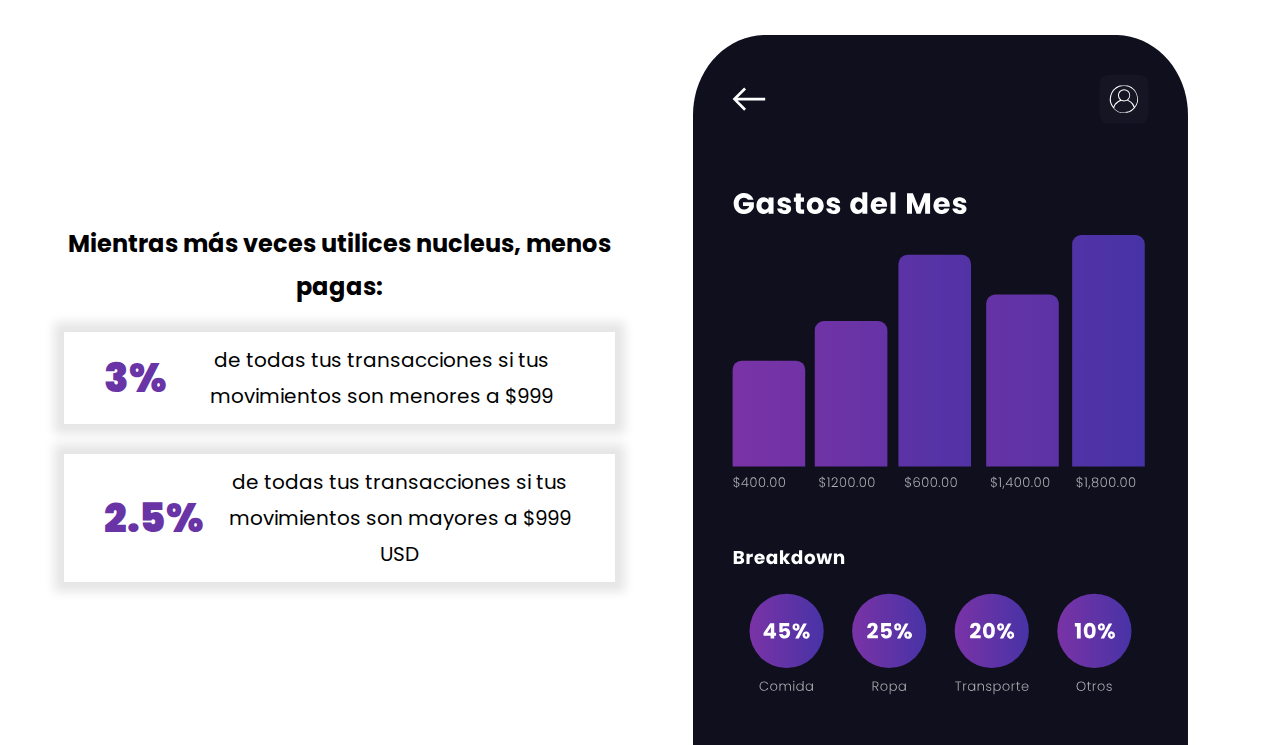
<file: 10-nucleus-eWallet/index.html>
<!DOCTYPE html>
<html lang="en">

<head>
    <meta charset="UTF-8">
    <meta http-equiv="X-UA-Compatible" content="IE=edge">
    <meta name="viewport" content="width=device-width, initial-scale=1.0">
    <title>Nucleus - eWallet </title>
    <link rel="preconnect" href="https://fonts.googleapis.com">
    <link rel="preconnect" href="https://fonts.gstatic.com" crossorigin>
    <link href="https://fonts.googleapis.com/css2?family=Poppins:wght@400;500;700;900&display=swap" rel="stylesheet">

    <link rel="stylesheet" href="css/normalize.css">
    <link rel="stylesheet" href="css/styles.css">
</head>

<body>
    <header class="header">
        <div class="header__container">
            <div class="header__bar">
                <div class="header__logo">
                    <img src="img/logo.svg" alt="Logo">
                </div>
                <nav class="navbar">
                    <a href="#" class="navbar__link">¿Qué es?</a>
                    <a href="#" class="navbar__link">¿Cómo funciona?</a>
                    <a href="#" class="navbar__link">Precio</a>
                    <a href="#" class="navbar__link">Contratar</a>
                </nav>
            </div>
            <div class="header__grid">
                <div class="header__text">
                    <h1 class="header__heading">Recibe y realiza pagos en tu celular con nucleus</h1>
                    <a href="#" class="header__button">Obtener Cuenta</a>
                </div>
                <div class="header__graphic">
                    <img class="header-image" src="img/app_1.svg" alt="Imagen de nucleus">
                </div>
            </div>
        </div>
    </header>

    <main class="nucleus">
        <h2 class="nucleus__heading">¿Qué es?</h2>
        <div class="nucleus__container">
            <div class="nucleus__grid">
                <div class="nucleus__image">
                    <img src="./img/app_2.svg" alt="Imagen 2">
                </div>
                <div class="cardList">
                    <div class="cardList__element">
                        <h2 class="cardList__heading">Fácil</h2>
                        <p class="cardList__text">Crea una cuenta, envía tu documentación y comienza a utilizar
                            nucleus en un par de horas</p>
                    </div>
                    <div class="cardList__element">
                        <h2 class="cardList__heading">Seguro</h2>
                        <p class="cardList__text">Por su tecnología digital nucleus es imposible de hackear o
                            robar</p>
                    </div>
                    <div class="cardList__element">
                        <h2 class="cardList__heading">Administrable</h2>
                        <p class="cardList__text">Añade o transfiere fondos a tu banco, añade limites o controla tus
                            gastos</p>
                    </div>
                </div>
            </div>
        </div>
    </main>

    <section class="security">
        <div class="security__container">
            <h2 class="security__heading">Nucleus es seguro</h2>
            <div class="security__grid">
                <div class="cardList">
                    <div class="cardList__element">
                        <p class="cardList__text">Nucleus es seguro e imposible de clonar</p>
                    </div>
                    <div class="cardList__element">
                        <p class="cardList__text">Utiliza tu cara o tu dedo para confirmar un deposito o registrar
                            una cuenta</p>
                    </div>
                    <div class="cardList__element">
                        <p class="cardList__text">Paga en un establecimiento con una tarjeta de crédito que se
                            desactiva una vez que has hecho tu compra</p>
                    </div>
                </div>
                <div class="security__image">
                    <img src="./img/seguridad.png" alt="Seguridad Nucleus">
                </div>
            </div>
        </div>
    </section>

    <section class="commissions">
        <div class="comissions__container">
            <h2 class="commissions__header">Comisiones</h2>
            <div class="commissions__grid">
                <div class="comissions__content">
                    <p class="commissions__text">Mientras más veces utilices nucleus, menos pagas: </p>
                    <div class="cardList">
                        <div class="cardList__element cardList__element--2col">
                            <p class="cardList__porcent">3%</p>
                            <p class="cardList__text">de todas tus transacciones si tus movimientos son menores a $999
                            </p>
                        </div>
                        <div class="cardList__element cardList__element--2col">
                            <p class="cardList__porcent">2.5%</p>
                            <p class="cardList__text">de todas tus transacciones si tus movimientos son mayores a $999
                                USD</p>
                        </div>
                    </div>
                </div>
                <div class="commissions__image">
                    <img src="./img/app_3.svg" alt="Imagen Nucleus app 2" />
                </div>
            </div>
        </div>
    </section>
</body>

</html>
</file>
<file: 02-flexbox-basicos/css/style.css>
:root {
    --azul: #0071b7;
    --blanco: #FFF;
    --naranja: #ff4f1e;
}

html {
    font-size: 62.5%; /** 1REM = 10pX **/
    box-sizing: border-box;
}

*, *:before, *:after {
    box-sizing: inherit;
}


body {
    background-color: var(--azul);
    font-family: 'Lato', sans-serif;
    font-size: 1.6rem;
}

h1, h2 {
    color: var(--blanco);
    text-align: center;
    margin: 5rem 0;
    padding: 1rem;
}

.caja-curso {
    background-color: var(--naranja);
    text-align: center;
    color: var(--blanco);
    padding: 5rem;

}

.caja-curso h1 {
    margin: 0;
}

.caja-curso p {
    font-size: 2.4rem;
}

.caja-curso a {
    font-size: 2.4rem;
    padding: 2rem;
    display: inline-block;
    text-decoration: none;
    color: var(--blanco);
    padding: 0;
}


.contenedor {
    max-width: 120rem;
    margin: 0 auto;
}

.box {
    background-color: var(--naranja);
    color: var(--blanco);
    padding: 5rem;
    display: flex;
    justify-content: center;
    align-items: center;
    font-size: 4rem;
    border: 1rem solid #bb2b03;
}

.contenedor > div {
    background-color: var(--blanco);
    padding: 5rem;
}


/* 2 */

.d-flex-2 {
    display: flex;
    flex-direction: column;
}

/* 3 */

.d-flex-3 {
    display: flex;
    justify-content: space-around;
}

/* 4 */

.d-flex-4 {
    display: flex;
    flex-direction: column;
    height: 1000px;
}

/* 5 */
.d-flex-5 {
    display: flex;
    height: 2000px;
    align-items: stretch;
}

.d-flex-5 div:nth-child(2) {
    height: 500px;
}

/* 6 */

.d-flex-6 {
    display: flex;
    flex-direction: column;
    height: 1000px;
    /*align-items: center;*/
}

/* 7 */

.d-flex-7 {
    height: 800px;
    display: flex;
    flex-direction: column;
    justify-content: start;
    align-items: end;
}

/* 8 */

.d-flex-8 {
    display: flex;
}

.d-flex-8 .box {
    flex-basis: 10%;
}

/* 9 */

.d-flex-9{
    display: flex;
    gap: 200px;
}

.d-flex-9 .box {
    flex-basis: 33.3%;
}

/* 10 */
.d-flex-11{
     display: flex;
    justify-content: stretch;

}
</file>
<file: 03-cssgrid-basicos/css/style.css>
:root {
    --azul: #0071b7;
    --blanco: #FFF;
    --naranja: #ff4f1e;
}

html {
    font-size: 62.5%; /** 1REM = 10pX **/
}

body {
    background-color: var(--azul);
    font-family: 'Lato', sans-serif;
    font-size: 1.6rem;
}

.caja-curso {
    background-color: var(--naranja);
    text-align: center;
    color: var(--blanco);
    padding: 5rem;

}

.caja-curso h1 {
    margin: 0;
}

.caja-curso p {
    font-size: 2.4rem;
}

.caja-curso a {
    font-size: 2.4rem;
    padding: 2rem;
    display: inline-block;
    text-decoration: none;
    color: var(--blanco);
    padding: 0;
}


h1, h2 {
    color: var(--blanco);
    text-align: center;
    margin: 5rem 0;
}

.contenedor {
    max-width: 120rem;
    margin: 0 auto;
}

.box {
    background-color: var(--naranja);
    color: var(--blanco);
    padding: 5rem;
    display: flex;
    justify-content: center;
    align-items: center;
    font-size: 4rem;
    margin-bottom: 2rem;
}


/* 2 */

.grid-2 {
    display: grid;
    grid-template-columns: 400px 400px 400px;
}

.grid-2 .box:nth-child(1) {
    grid-column: 1/4;
}

.grid-2 .box:nth-child(2) {
    grid-column: 1/2;
}

.grid-2 .box:nth-child(3) {
    grid-column: 2/4;
}

.grid-2 .box:nth-child(4) {
    grid-column: 1/4;
}

/* 3 */

.grid-3 {
    display: grid;
    grid-template-columns: repeat(3, 300px);
    grid-template-rows: repeat(3, 300px);
}

.grid-3 .box:nth-child(1) {
    grid-column: 1/2;
    grid-row: 1/5
}

.grid-3 .box:nth-child(2) {
    grid-column: 2/4;
}

.grid-3 .box:nth-child(3) {
    grid-column: 2/4;
    grid-row: 2/4;
}

.grid-3 .box:nth-child(4) {
    grid-column: 2/4;
}

/* 6 */
.grid-6 {
    display: grid;
    grid: repeat(2, 300px) / repeat(3, 300px);
    grid-auto-flow: column;
}

.grid-6 .box:nth-child(2){
    grid-column: 1/2;
}
</file>
<file: 07-audifonos/css/styles.css>
:root {
    --primary: #1073BA;
    --secondary: #00DA55;
    --gray: #3B3B3B;
    --white: #FFFFFF;
    --black: #1F1E1E;
    --lightGray: #e1e1e1;

    --separation: 5rem;

    --primaryFont: "Roboto", sans-serif;
    --secondaryFont: "Lato", sans-serif;
}

html {
    box-sizing: border-box;
    font-size: 62.5%;
}

*, *:before, *:after {
    box-sizing: inherit;
}

body {
    font-family: var(--primaryFont);
    font-size: 1.6rem;
    line-height: 1.5;
}

/* Globales */

.container {
    max-width: 120rem;
    width: 90%;
    margin: 0 auto;
}

h1, h2, h3 {
    font-weight: 900;
    font-family: var(--secondaryFont);
    margin: calc(var(--separation) / 2) 0;
}

h1 {
    font-size: 4.4rem;
}

h2 {
    font-size: 3.6rem;
}

h3 {
    font-size: 2.8rem;
}

img {
    max-width: 100%;
    display: block;
    height: auto;
}

/* UTILIDADES */

.text-center {
    text-align: center;
}

/* DEGRADADOS */

.green-gradient {
    background-image: linear-gradient(to right, var(--primary), var(--secondary));
    background-clip: text;
    -webkit-background-clip: text;
    color: transparent;
}

/* HEADER */

.header {
    background-color: var(--black);
    padding: calc(var(--separation) * 3) 0;
    color: var(--white);
}


@media (min-width: 768px) {
    .container-header {
        display: grid;
        grid-template-columns: repeat(2, 1fr);
    }
}

.text-header {
    text-align: center;
    padding-top: var(--separation);
}

@media (min-width: 768px) {
    .text-header {
        text-align: left;
        display: flex;
        flex-direction: column;
        justify-content: space-between;
        padding-top: 0;

    }
}

.text-header p {
    margin: 0;
}

.tagline-product {
    font-size: 3rem;
    font-weight: 900;
}

.product-name {
    font-size: 6rem;
    margin: 0;
}

@media (min-width: 768px) {
    .product-name {
        font-size: 10rem;
        line-height: 1;
    }
}

.product-price span {
    font-size: 6rem;
    font-weight: 900;
}

/* ICONOS */

.icons {
    padding: var(--separation) 0;
}

@media (min-width: 768px) {
    .icons {
        display: flex;
        gap: 3rem;
    }
}

.icon {
    text-align: center;
    margin-bottom: calc(var(--separation) / 2);
}

.icon:last-of-type {
    margin: 0
}

@media (min-width: 768px) {
    .icon {
        margin-bottom: 0;
    }
}

.icon img {
    width: 5rem;
    margin: 0 auto;
}

.icon h3 {
    color: var(--primary);
    text-transform: uppercase;
    margin-top: calc(var(--separation) / 2);
}

/* ABOUT TECH */
.about-tech {
    background-image: linear-gradient(to bottom, transparent 50%, var(--primary) 50%), url("../img/imagen-mujer.jpg");
    background-position: right;
    background-repeat: repeat, no-repeat;
    background-size: 100%, 120rem;
}

@media (min-width: 768px) {
    .about-tech {
        background-image: linear-gradient(to left, transparent 50%, var(--primary) 50%), url("../img/imagen-mujer.jpg");
    }
}

@media (min-width: 1600px) {
    .about-tech {
        background-size: 100%, 210rem;
    }
}

.about-tech-grid {
    display: grid;
    grid-template-rows: repeat(2, 40rem);
    row-gap: var(--separation);
}

@media (min-width: 768px) {
    .about-tech-grid {
        grid-template-rows: unset;
        grid-template-columns: repeat(2, 1fr);
        column-gap: 4rem;
        row-gap: unset;
        padding: calc(var(--separation) * 2) 0;
    }
}

.about-tech-text {
    grid-row: 2/3;
    color: var(--white);
    display: flex;
    flex-direction: column;
    justify-content: space-around;
    padding-bottom: var(--separation);
}

@media (min-width: 768px) {
    .about-tech-text {
        grid-row: unset;
        padding-bottom: 0;
    }
}

.about-tech-text h2 {
    font-size: 4rem;
    font-weight: 400;
    line-height: 1;
}

.about-tech-text h2 span {
    font-weight: 900;
}

.about-tech-text p {
    font-size: 2rem;
    line-height: 2;
}

/* MODELS */

.models {
    padding: var(--separation) 0;
}

.models-title {
    font-size: 6rem;
    margin-bottom: var(--separation);
}

.model-list {
    display: flex;
    flex-direction: column-reverse;
}

@media (min-width: 992px) {
    .model-list {
        display: grid;
        grid-template-columns: repeat(2, 1fr);
        grid-template-rows: repeat(2, 20rem);
        gap: 4rem;
    }
}

.model {
    background-color: var(--lightGray);
    /*background-image: url("../img/modelo-z.svg");*/
    /*background-repeat: no-repeat;*/
    /*background-position: right;*/
    margin-bottom: 2rem;
    padding-left: 4rem;
    color: var(--primary);
    border-radius: 2rem;
    min-height: 20rem;
    background-repeat: no-repeat;
    background-position: 95% center;
    background-size: 15rem;
    display: flex;
    flex-direction: column;
    justify-content: center;
    transition-property: transform, background-size;
    transition-duration: .5s;
}

.model:hover {
    transform: scale(1.1);
    background-size: 30rem;
}

@media (min-width: 992px) {
    .model {
        margin-bottom: 0;
    }
}

.model:nth-child(1) {
    margin-bottom: 0;
}

.model h3 {
    font-size: 2.4rem;
}

.model .price {
    font-size: 4rem;
    font-weight: 900;
    line-height: 0;
}

.model-x {
    background-image: url("../img/modelo-x.svg")
}

.model-y {
    background-image: url("../img/modelo-y.svg");
}

@media (min-width: 992px) {
    .model-y {
        grid-row: 2/3;
        grid-column: 1/2;
    }
}

.model-z {
    background-image: url("../img/modelo-z.svg");
    background-color: var(--primary);
    color: var(--white);
}

@media (min-width: 992px) {
    .model-z {
        grid-row: 1/3;
        grid-column: 2/3;
        background-size: 25rem;
    }

    .model-z h3 {
        font-size: 4rem;
    }
}

.model-z .price {
    font-size: 6rem;
}

/* Newsletter */

.newsletter {
    background-image: linear-gradient(to bottom, transparent 50%, var(--white) 50%), url("../img/newsletter.jpg");
    background-repeat: no-repeat;
    background-position: top center;
    background-size: 100%, 65rem;
    padding: var(--separation) 0;
}

@media (min-width: 768px) {
    .newsletter {
        background-image: linear-gradient(to right, transparent 50%, var(--white) 50%), url("../img/newsletter.jpg");
        background-size: 100%, 100rem;
        background-position: center, 0 0;
        padding: 10rem 0;
    }
}

@media (min-width: 2200px) {
    .newsletter {
        background-image: linear-gradient(to right, transparent 50%, var(--white) 50%), url("../img/newsletter.jpg");
        background-size: 100%, 200rem;
        background-position: center, 0 -30rem;
        padding: 10rem 0;
    }
}

.newsletter-content {
    display: grid;
    grid-template-rows: repeat(2, 30rem);
}

@media (min-width: 768px) {
    .newsletter-content {
        grid-template-rows: unset;
        grid-template-columns: repeat(2, 1fr);
        gap: 8rem;
    }
}

.newsletter-text {
    grid-row: 2/3;
}

@media (min-width: 768px) {
    .newsletter-text {
        grid-row: unset;
        grid-column: 2/3;
    }
}

.newsletter-text .title {
    font-size: 4rem;
    font-weight: 900;
}

.newsletter-text .form input[type="email"] {
    width: 100%;
    padding: 1rem;
}

.newsletter-text .form input[type="submit"] {
    padding: 2rem 0;
    width: 100%;
    background-color: var(--primary);
    color: var(--white);
    font-weight: 900;
    font-size: 2rem;
    text-transform: uppercase;
    border: none;
}

/* FOOTER */

.footer p {
    padding: 2rem 0;
    text-align: center;
    font-family: var(--secondary);
    color: var(--primary);
    text-transform: uppercase;
    font-size: 2.4rem;
    font-weight: 900;
}
</file>
<file: 08-forest-architecture/css/styles.css>
:root {
    --white: #FFF;
    --black: #111111;
    --gray: #343A40;

    --primaryFont: "Raleway", sans-serif;
}

html {
    font-size: 62.5%;
    box-sizing: border-box;
}

*, *:before, *:after {
    box-sizing: inherit;
}

body {
    font-size: 1.6rem;
    font-family: var(--primaryFont);
    line-height: 1.8;
}

h1, h2, h3 {
    font-weight: 900;
    margin: 1rem 0 4rem 0;
    line-height: 1.2;
}

h1 {
    font-size: 4.8rem;
}

h2 {
    font-size: 5.8rem;
}

h3 {
    font-size: 5rem;
}

a {
    text-decoration: none;
}

img {
    max-width: 100%;
    display: block;
}

.container {
    max-width: 120rem;
    margin: 0 auto;
    width: 90%;
}

.btn {
    color: var(--gray);
    background-color: var(--white);
    border: 1px solid var(--gray);
    padding: .5rem 2rem;
    transition: background-color .3s;
}

.btn:hover {
    background-color: var(--gray);
    color: var(--white);
}

/* UTILIDADES */

.text-center {
    text-align: center;
}

.mt-5 {
    margin-top: 5rem;
}

/* header */

.header {
    min-height: 60rem;
    background-image: url("../img/hero.jpg");
    background-repeat: no-repeat;
    background-size: cover;
    background-position: center;
    padding: 5rem 0;
}

.header-container {
    display: flex;
    flex-direction: column;
    height: calc(60rem - 4rem);
    justify-content: space-between;
    color: var(--white);

    .header-top {
        @media (min-width: 768px) {
            display: flex;
            justify-content: space-between;
            gap: 1rem;
        }

        .logo h1 {
            text-align: center;
            font-size: 3rem;
            font-weight: 300;

            @media (min-width: 768px) {
                font-size: 5rem;
            }

            & span {
                font-weight: 900;
            }
        }

        .contact {
            display: flex;
            flex-direction: column;
            text-align: center;
            font-size: 2rem;

            @media (min-width: 768px) {
                flex-grow: 2;
                align-items: flex-end;
            }

            .number-phone {
                color: var(--white);
                margin-bottom: 1rem;
                display: flex;
                justify-content: center;
            }

            .number-phone::before {
                content: "";
                background-image: url("../img/telefono.png");
                width: 4rem;
                height: 4rem;
                display: block;
                background-repeat: no-repeat;
                background-position: center center;
                margin-right: 1rem;
            }

            .navbar {
                color: var(--white);

                @media (min-width: 768px) {
                    display: flex;
                    justify-content: flex-end;
                    flex-wrap: wrap;
                }

                @media (min-width: 1200px) {
                    flex-wrap: unset;
                }

                & a {
                    display: block;
                    color: var(--white);
                    padding: .5rem;
                    text-align: center;

                    @media (min-width: 768px) {
                        padding: 1rem 2rem;
                    }
                }

                & a:hover {
                    background-color: rgb(255 255 255 / .5);
                    color: var(--black);
                }

                @media (min-width: 768px) {
                    & a:last-child {
                        padding-right: 0;
                    }
                }

            }
        }
    }

    .header-slogan {
        text-align: center;
        line-height: 1;

        @media (min-width: 768px) {
            text-align: right;
        }

        & h1 {
            margin: 0;
            font-size: 3rem;
            @media (min-width: 768px) {
                font-size: 5rem;
            }
        }

        & p {
            margin: 0;
        }
    }
}

.about {
    display: grid;
    grid-template-rows: repeat(2, 1fr);
    background-image: url("../img/nosotros.jpg");
    background-repeat: no-repeat;
    background-position: bottom center;

    @media (min-width: 992px) {
        grid-template-columns: repeat(3, 1fr);
    }

    .about-container {
        background-color: var(--white);
        padding: 5rem;

        & h2, & p {
            margin-bottom: 1rem;
        }

        @media (min-width: 992px) {
            grid-column: 2/4;
        }
    }
}


/* MODELS */

.model {
    display: grid;
    grid-template-rows: repeat(2, 1fr);
    background-repeat: no-repeat;
    background-position: center 50rem;

    @media (min-width: 768px) {
        grid-template-columns: repeat(2, 1fr);
    }

    .model-content {
        background-color: var(--white);
        padding: 5rem;
        text-align: center;
    }
}

.basic-model {
    background-image: url("../img/modelo_basico.jpg");

    @media (min-width: 768px) {
        background-position: bottom right;
        margin-bottom: 5rem;
        background-size: 105rem;
    }

    @media (min-width: 1000px) {
        background-size: 100rem;
    }

    .model-content {
        @media (min-width: 768px) {
            grid-row: 2/3;
            padding: 2rem 2rem 0 0;
        }
    }


}

.premier-model {
    background-image: url("../img/modelo_premier.jpg");

    @media (min-width: 768px) {
        background-position: top left;
        margin-bottom: -6.5rem;
        background-size: 95rem;
    }

    @media (min-width: 900px) {
        margin-bottom: 0;
    }

    @media (min-width: 1000px) {
        margin-bottom: 6rem;
    }

    .model-content {
        @media (min-width: 768px) {
            grid-column: 2/3;
            padding: 0 0 2rem 2rem;
        }
    }
}

.elite-model {
    background-image: url("../img/modelo_elite.jpg");

    @media (min-width: 768px) {
        background-size: 80rem;
        background-position: top right;
    }

    @media (min-width: 1000px) {
        background-size: 100rem;
    }

    .model-content {
        @media (min-width: 768px) {
            grid-row: 1/2;
            padding: 0 2rem 2rem 0;
        }
    }
}

/* GALLERY */

.gallery {
    .images-container {
        display: grid;
        grid-template-columns: repeat(2, 1fr);
        gap: 2rem;

        @media (min-width: 768px) {
            grid-template-columns: repeat(3, 1fr);
            grid-template-rows: repeat(3, 1fr);
        }

        & img {
            object-fit: cover;
            height: 100%;
        }

        .image:nth-child(2) {
            grid-column: 2/3;
            grid-row: 1/3;
            @media (min-width: 768px) {
                grid-column: 1/2;
                grid-row: 2/4;
            }
        }

        .image:nth-child(3) {
            grid-column: 2/3;
            grid-row: 3/5;
            @media (min-width: 768px) {
                grid-column: 2/3;
                grid-row: 1/2;
            }
        }

        .image:nth-child(6) {
            grid-column: 1/2;
            grid-row: 2/4;
            @media (min-width: 768px) {
                grid-column: 3/4;
                grid-row: 1/3;
            }
        }
    }
}


.footer {
    background-image: url("../img/footer_bg.jpg");
    background-repeat: no-repeat;
    background-size: 300rem;
    background-position: center -25rem;

    .header-container {
        justify-content: flex-end;
        padding-bottom: 10rem;
    }

    .copy {
        background-color: var(--black);

        & p {
            margin: 0;
            color: var(--white);
            font-size: 2rem;
            padding: 2rem;
            text-align: center;
        }
    }
}
</file>
<file: 10-nucleus-eWallet/css/styles.css>
:root {
    --primary: #6834a6;
    --white: #FFF;
    --black: #000000;
    --primaryFont: 'Poppins', sans-serif;
}

html {
    font-size: 62.5%;
    box-sizing: border-box;
}

*,
*:before,
*:after {
    box-sizing: inherit;
}

body {
    font-family: var(--primaryFont);
    font-size: 1.6rem;
    line-height: 1.8;
}

h1,
h2,
h3 {
    font-weight: 900;
    margin: 2rem 0;
}

h1 {
    font-size: 5rem;
}

h2 {
    font-size: 4.6rem;
}

h3 {
    font-size: 3rem;
}

a {
    text-decoration: none;
}

img {
    max-width: 100%;
    display: block;
}

[class$="__container"] {
    max-width: 120rem;
    margin: 0 auto;
    width: 90%;
}

/* HEADER */

.header {
    background-image: url("../img/header_bg.svg");
    background-repeat: no-repeat;
    background-position: right top;
    background-size: 10rem;
    padding: 5rem 0;

    @media (min-width: 768px) {
        background-size: 50rem;
    }

    @media (min-width: 992px) {
        background-size: 75rem;
    }

    @media (min-width: 1280px) {
        background-size: 110rem;
    }
}

.header__bar {
    @media (min-width: 768px) {
        display: flex;
        justify-content: space-between;
    }
}

.header__logo {
    width: 15rem;
    margin: 0 auto 3rem auto;

    @media (min-width: 768px) {
        margin: 0;
    }
}

.header__grid {
    @media (min-width: 768px) {
        display: grid;
        grid-template-columns: repeat(2, 1fr);
        gap: 4rem;
        align-items: center;
    }
}

.header__heading {
    text-align: center;
    font-size: 3rem;

    @media (min-width: 768px) {
        text-align: left;
        font-size: 5rem;
        line-height: 1.2;
    }
}

.header__button {
    background-color: var(--primary);
    display: block;
    padding: 1rem;
    text-align: center;
    color: var(--white);
    margin-bottom: 4rem;

    @media (min-width: 768px) {
        padding: 1rem 3rem;
        display: inline-block;
    }
}

.header-image {
    @media (min-width: 768px) {
        max-width: 30rem;
        margin: 0 auto;
    }
}

.navbar {
    display: flex;
    flex-direction: column;
    align-items: center;

    @media (min-width: 768px) {
        flex-direction: row;
        align-items: flex-start;
        gap: 2rem;
    }
}

.navbar__link {
    padding: .5rem 0;
    color: var(--primary);

    @media (min-width: 768px) {
        color: var(--white);
    }
}

/* Nucleus */

.nucleus {
    margin-top: 3rem;
}

.nucleus__heading {
    text-align: center;
    margin-bottom: 5rem;
}

.nucleus__grid {
    display: flex;
    flex-direction: column-reverse;
    gap: 4rem;

    @media (min-width: 768px) {
        display: grid;
        grid-template-rows: unset;
        grid-template-columns: 1fr 2fr;
        column-gap: 5rem;
        align-items: center;
    }
}

.cardList {
    display: flex;
    flex-direction: column;
    gap: 3rem;
}

.cardList__element {
    box-shadow: 0 0 10px 10px rgb(0 0 0 / .1);
    padding: 1rem 4rem;
    transition: transform 300ms;
    background-color: var(--white);

    &:hover {
        transform: scale(1.1);
    }
}

.cardList__element--2col {
    @media (min-width: 768px) {
        display: flex;
        align-items: center;
        justify-content: center;
        gap: 2rem;
    }
}

.cardList__porcent {
    font-size: 6rem;
    margin: 0;
    color: var(--primary);
    font-weight: 900;

    @media (min-width: 768px) {
        font-size: 4rem;
    }
}

.cardList__heading {
    text-align: center;
    color: var(--primary);
    font-size: 3rem;
    margin: 0;
}

.cardList__text {
    font-size: 2rem;
    margin: 0;
}

/* Security */

.security {
    margin: 10rem 0;
    background-color: var(--primary);
    padding: 20rem 0;
    position: relative;
    overflow: hidden;

    &:before,
    &:after {
        background-color: var(--white);
        content: '';
        height: 20rem;
        width: 130%;
        position: absolute;
    }

    &:before {
        top: -50px;
        left: 0;
        rotate: 3deg;
    }

    &:after {
        bottom: -50px;
        left: 0;
        rotate: -3deg;
    }
}

.security__heading {
    text-align: center;
    color: var(--white);
    margin-bottom: 3rem;
}

.security__grid {
    display: flex;
    flex-direction: column;
    gap: 5rem;

    @media (min-width: 768px) {
        display: grid;
        grid-template-columns: repeat(2, 1fr);
        align-items: center;
        column-gap: 5rem;
    }
}

/* Comissions */

.commissions {
    text-align: center;
}

.commissions__header {
    font-size: 4.6rem;
}

.commissions__grid {
    @media (min-width: 768px) {
        display: grid;
        grid-template-columns: repeat(2, 1fr);
        column-gap: 5rem;
        justify-items: center;
        align-items: center;
    }
}

.commissions__text {
    font-size: 2.4rem;
    font-weight: 700;
}

.commissions__image {
    margin-top: 5rem;

    @media (min-width: 768px) {
        width: 90%;
        margin: 0;
    }
}
</file>
